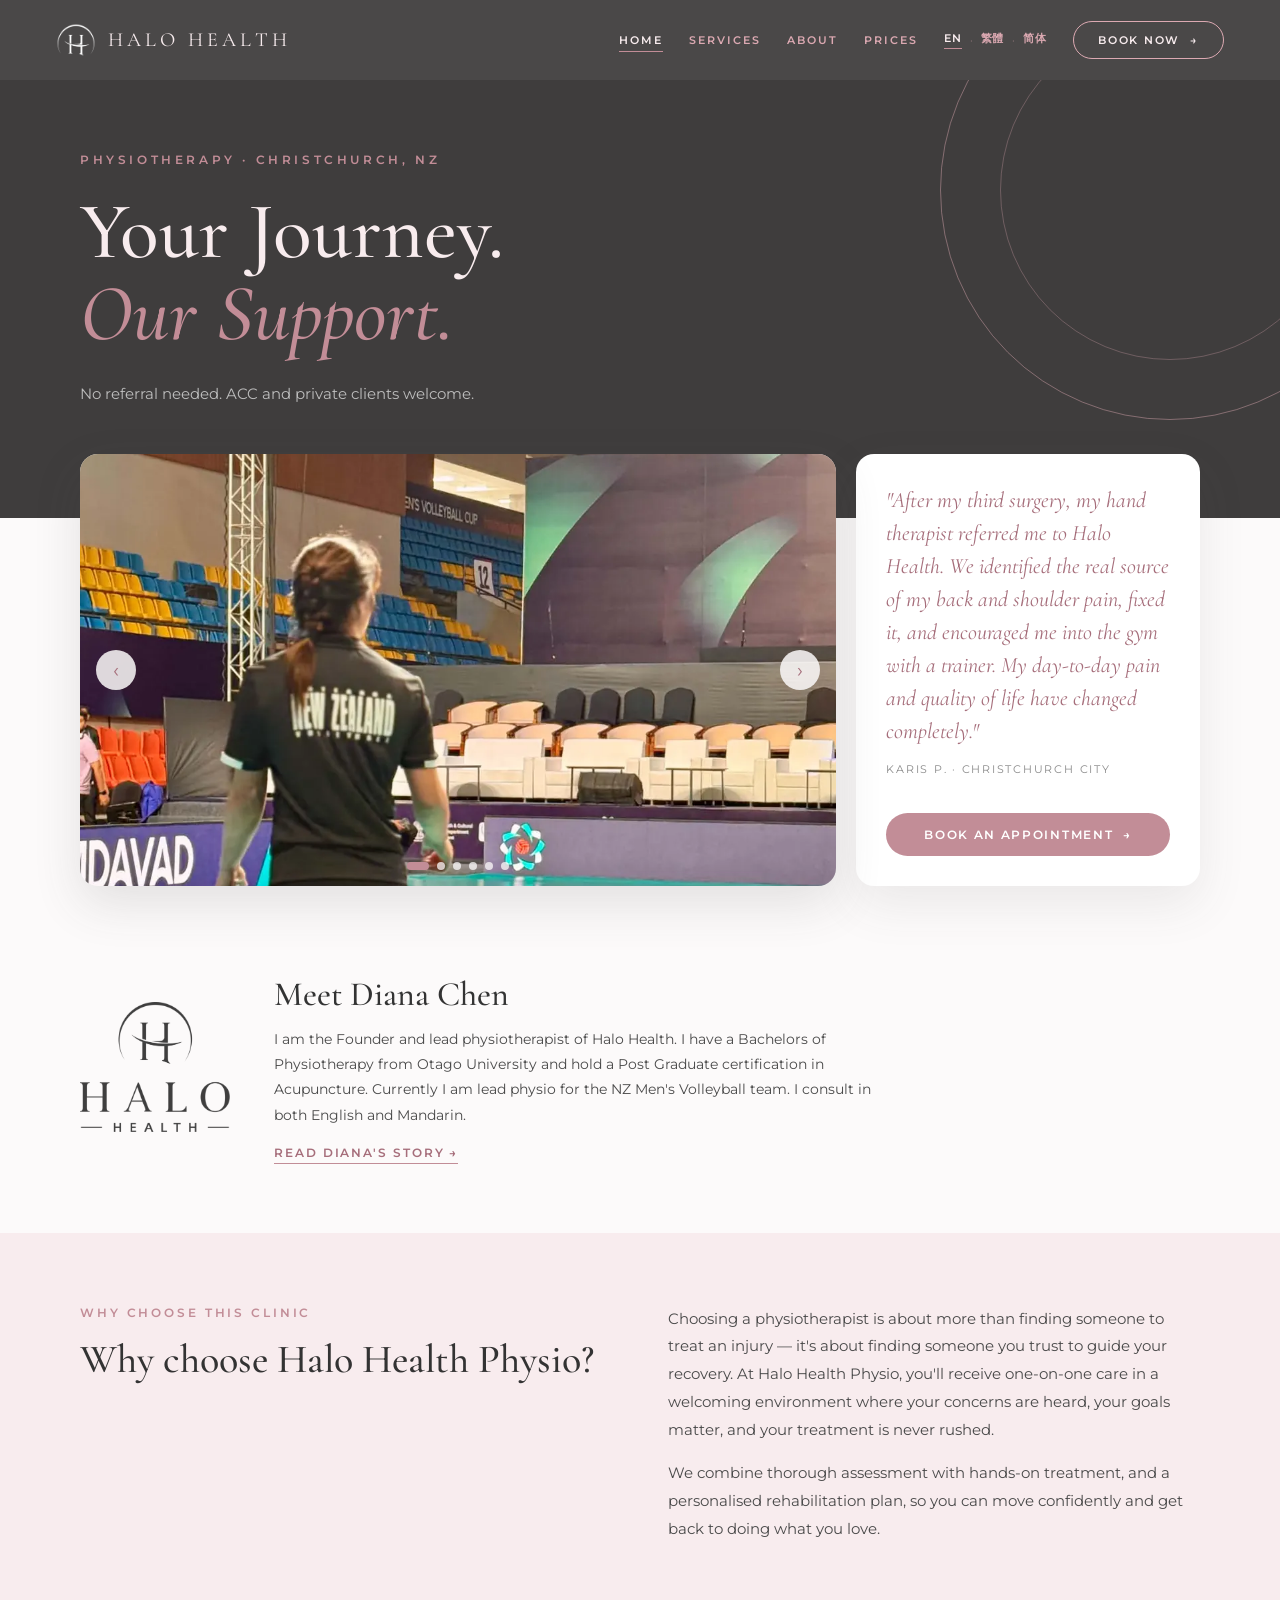
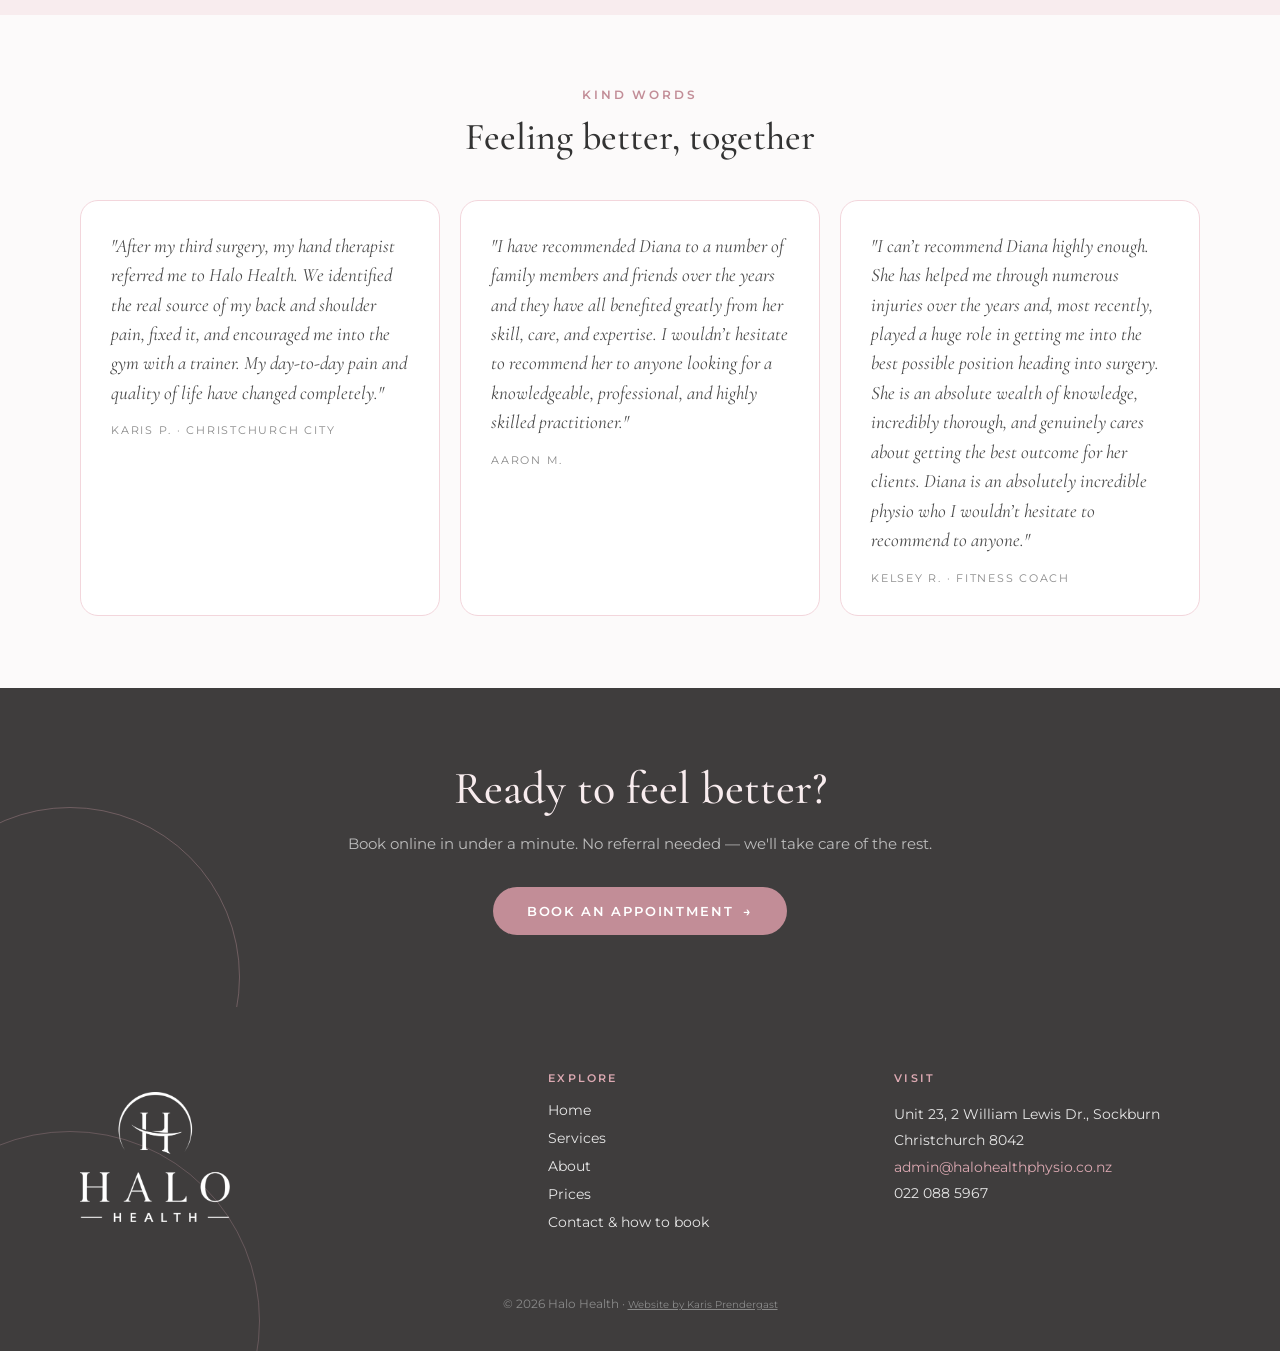
<file: index.html>
<!DOCTYPE html>
<!-- Halo Health Physio - SEO build 2026-09-01 - page / -->
<html lang="en">
<head>
<meta charset="utf-8">
<meta name="viewport" content="width=device-width, initial-scale=1">
<title>Physiotherapy in Christchurch | Halo Health Physio</title>
<meta name="description" content="One-on-one physiotherapy in Christchurch. ACC and private clients, no referral needed. Consultations in English and Mandarin. Book online in under a minute.">
<link rel="canonical" href="https://halohealthphysio.co.nz/">
<meta name="robots" content="index, follow, max-image-preview:large">

<meta property="og:type" content="website">
<meta property="og:site_name" content="Halo Health Physio">
<meta property="og:title" content="Physiotherapy in Christchurch | Halo Health Physio">
<meta property="og:description" content="One-on-one physiotherapy in Christchurch. ACC and private clients, no referral needed. Consultations in English and Mandarin. Book online in under a minute.">
<meta property="og:url" content="https://halohealthphysio.co.nz/">
<meta property="og:image" content="https://halohealthphysio.co.nz/icon-512.png">
<meta property="og:image:width" content="512">
<meta property="og:image:height" content="512">
<meta property="og:locale" content="en_NZ">
<meta name="twitter:card" content="summary_large_image">
<meta name="twitter:title" content="Physiotherapy in Christchurch | Halo Health Physio">
<meta name="twitter:description" content="One-on-one physiotherapy in Christchurch. ACC and private clients, no referral needed. Consultations in English and Mandarin. Book online in under a minute.">
<meta name="twitter:image" content="https://halohealthphysio.co.nz/icon-512.png">

<link rel="icon" type="image/svg+xml" href="favicon.svg">
<link rel="icon" href="favicon.ico" sizes="32x32">
<link rel="icon" href="icon-512.png" type="image/png" sizes="512x512">
<link rel="apple-touch-icon" href="apple-touch-icon.png">
<meta name="theme-color" content="#3F3D3D">

<link rel="preconnect" href="https://fonts.googleapis.com">
<link rel="preconnect" href="https://fonts.gstatic.com" crossorigin>
<link href="https://fonts.googleapis.com/css2?family=Cormorant+Garamond:ital,wght@0,400;0,500;0,600;0,700;1,400&family=Montserrat:wght@300;400;500;600;700&display=swap" rel="stylesheet">
<link rel="preload" as="image" href="assets/hero-volleyball-v2.jpg" imagesrcset="assets/hero-volleyball-v2.webp" type="image/webp" fetchpriority="high">
<link rel="stylesheet" href="styles.css">

<script type="application/ld+json">{
  "@context": "https://schema.org",
  "@type": "Physiotherapy",
  "@id": "https://halohealthphysio.co.nz/#clinic",
  "name": "Halo Health Physio",
  "url": "https://halohealthphysio.co.nz/",
  "logo": "https://halohealthphysio.co.nz/assets/logo-full-v2.png",
  "image": "https://halohealthphysio.co.nz/assets/hero-volleyball-v2.jpg",
  "telephone": "+64220885967",
  "email": "admin@halohealthphysio.co.nz",
  "priceRange": "$40-$150",
  "currenciesAccepted": "NZD",
  "address": {
    "@type": "PostalAddress",
    "streetAddress": "Unit 23, 2 William Lewis Drive, Sockburn",
    "addressLocality": "Christchurch",
    "addressRegion": "Canterbury",
    "addressCountry": "NZ",
    "postalCode": "8042"
  },
  "availableLanguage": [
    "en",
    "zh"
  ],
  "areaServed": {
    "@type": "City",
    "name": "Christchurch"
  },
  "hasMap": "https://www.google.com/maps/search/?api=1&query=Unit%2023%2C%202%20William%20Lewis%20Drive%2C%20Sockburn%2C%20Christchurch%208042%2C%20New%20Zealand",
  "potentialAction": {
    "@type": "ReserveAction",
    "target": {
      "@type": "EntryPoint",
      "urlTemplate": "https://booking.mananotes.co.nz/halo/v2",
      "actionPlatform": [
        "http://schema.org/DesktopWebPlatform",
        "http://schema.org/MobileWebPlatform"
      ]
    },
    "result": {
      "@type": "Reservation",
      "name": "Physiotherapy appointment"
    }
  },
  "founder": {
    "@type": "Person",
    "name": "Diana Chen",
    "jobTitle": "Registered Physiotherapist",
    "alumniOf": {
      "@type": "CollegeOrUniversity",
      "name": "University of Otago"
    },
    "knowsLanguage": [
      "English",
      "Mandarin"
    ]
  },
  "makesOffer": [
    {
      "@type": "Offer",
      "itemOffered": {
        "@type": "Service",
        "name": "Physiotherapy",
        "description": "Thorough one-on-one assessment and hands-on treatment for injury, pain and recovery — with a clear plan to get you back to what you love."
      }
    },
    {
      "@type": "Offer",
      "itemOffered": {
        "@type": "Service",
        "name": "Soft Tissue Release",
        "description": "Focused soft tissue and massage techniques to release tight, overloaded muscles, calm pain and restore healthy movement."
      }
    },
    {
      "@type": "Offer",
      "itemOffered": {
        "@type": "Service",
        "name": "Dry Needling",
        "description": "Evidence-based dry needling to release trigger points, reduce muscle tension and support faster recovery alongside your treatment plan."
      }
    },
    {
      "@type": "Offer",
      "itemOffered": {
        "@type": "Service",
        "name": "Pelvic Health",
        "description": "Discreet, one-on-one pelvic health physiotherapy for pregnancy, post-natal recovery, and bladder or pelvic-floor concerns."
      }
    },
    {
      "@type": "Offer",
      "itemOffered": {
        "@type": "Service",
        "name": "Rehab & Wellness",
        "description": "Progressive rehabilitation and strength & conditioning programming so you stay strong, resilient and moving well well beyond recovery."
      }
    }
  ],
  "geo": {
    "@type": "GeoCoordinates",
    "latitude": "-43.5381401",
    "longitude": "172.5469374"
  },
  "sameAs": [
    "https://maps.google.com/?cid=10272555303448063162"
  ]
}</script>
</head>
<body data-page-key="home" data-base="./">
<div style="min-height: 100vh; display: flex; flex-direction: column; background: #FCFAFA; font-family: var(--fb); color: #4A4A4A;">
  <header class="site-header" style="position: sticky; top: 0; z-index: 50; display: flex; align-items: center; justify-content: space-between; padding: 20px 56px; background: rgba(63,61,61,0.94); backdrop-filter: blur(12px); -webkit-backdrop-filter: blur(12px);">
    <a class="brand" href="./" aria-label="Halo Health Physio home" style="cursor: pointer; display: flex; align-items: center; gap: 12px; flex-shrink: 0;">
      <img src="assets/logo-icon-v2.png" alt="" style="width: 40px; height: 40px; object-fit: contain; filter: brightness(1.5);">
      <span class="wordmark" style="font-family: var(--fd); font-size: 20px; letter-spacing: 0.2em; color: #F8ECEE; white-space: nowrap;">HALO HEALTH</span>
    </a>
    <nav class="site-nav" style="display: flex; align-items: center; gap: 26px;">
      <a class="nav-link" data-nav="home" data-active="true" href="./" data-i18n="navHome">Home</a>
      <a class="nav-link" data-nav="services" href="services/" data-i18n="navServices">Services</a>
      <a class="nav-link" data-nav="about" href="about/" data-i18n="navAbout">About</a>
      <a class="nav-link" data-nav="prices" href="prices/" data-i18n="navPrices">Prices</a>
      <div style="display: flex; align-items: center; gap: 8px;" aria-label="Language">
        <button class="lang-btn" data-lang="en" data-action="set-lang">EN</button>
        <span style="color: rgba(220,169,178,0.5); font-size: 11px;">·</span>
        <button class="lang-btn" data-lang="zh-Hant" data-action="set-lang">繁體</button>
        <span style="color: rgba(220,169,178,0.5); font-size: 11px;">·</span>
        <button class="lang-btn" data-lang="zh-Hans" data-action="set-lang">简体</button>
      </div>
      <a class="book-btn book-outline-dark nav-cta" href="https://booking.mananotes.co.nz/halo/v2" target="_blank" rel="noopener" style="border-radius: 999px; padding: 11px 24px; font-size: 11px; font-weight: 600; letter-spacing: 0.16em; text-transform: uppercase;"><span data-i18n="navBook">Book now</span><span class="bb-arrow">→</span></a>
      <button class="nav-toggle" id="menu-toggle" aria-label="Menu" aria-expanded="false" aria-controls="halo-menu" data-action="toggle-menu">
        <span id="burger-top"></span>
        <span id="burger-mid"></span>
        <span id="burger-bot"></span>
      </button>
    </nav>
    <div id="halo-menu" class="mobile-menu">
      <a class="m-link" data-nav="home" href="./" data-i18n="navHome">Home</a>
      <a class="m-link" data-nav="services" href="services/" data-i18n="navServices">Services</a>
      <a class="m-link" data-nav="about" href="about/" data-i18n="navAbout">About</a>
      <a class="m-link" data-nav="prices" href="prices/" data-i18n="navPrices">Prices</a>
      <a class="book-btn book-fill m-cta" href="https://booking.mananotes.co.nz/halo/v2" target="_blank" rel="noopener"><span data-i18n="navBook">Book now</span><span class="bb-arrow">→</span></a>
    </div>
  </header><div style="flex: 1;">
    <div data-page="home" data-screen-label="home">
      <section class="hero-section" style="background: #3F3D3D; padding: 0 56px 110px; position: relative; overflow: hidden;">
        <div style="position: absolute; right: -120px; top: -120px; width: 460px; height: 460px; border-radius: 50%; border: 1px solid rgba(220,169,178,0.45);"></div>
        <div style="position: absolute; right: -60px; top: -60px; width: 340px; height: 340px; border-radius: 50%; border: 1px solid rgba(220,169,178,0.3);"></div>
        <div style="position: relative; max-width: 1120px; margin: 0 auto; padding-top: 72px;">
          <div class="eyebrow" style="font-size: 12px; font-weight: 600; letter-spacing: 0.3em; text-transform: uppercase; color: #C28D97; margin-bottom: 24px;" data-i18n="heroEyebrow">Physiotherapy · Christchurch, NZ</div>
          <h1 class="hero-title" style="font-family: var(--fd); font-weight: 500; font-size: 80px; line-height: 1.02; color: #F8ECEE; margin: 0;"><span data-i18n="heroTitle1">Your Journey</span><span style="color: #F8ECEE;">.</span><br><span style="font-style: italic; color: #C28D97;" data-i18n="heroTitle2">Our Support.</span></h1>
          <p style="font-size: 15px; line-height: 1.85; color: #BDBDBD; max-width: 460px; margin: 26px 0 0;" id="hero-lines"><span style="display: block;">No referral needed — ACC and private clients welcome.</span></p>
        </div>
      </section>

      <section class="cards-section" style="padding: 0 56px 64px; margin-top: -64px; position: relative;">
        <div class="cards-row" style="max-width: 1120px; margin: 0 auto; display: grid; grid-template-columns: 2.2fr 1fr; gap: 20px; align-items: stretch;">
          <div class="slideshow" style="position: relative; border-radius: 18px; overflow: hidden; box-shadow: 0 18px 48px rgba(74,74,74,0.14); min-height: 432px; background: #E6E6E6;">
            <picture><source srcset="assets/hero-volleyball-v2.webp" type="image/webp"><img class="slide" id="slide-0" src="assets/hero-volleyball-v2.jpg" alt="Diana Chen with the New Zealand Men's Volleyball team" fetchpriority="high" decoding="async" style="position: absolute; inset: 0; width: 100%; height: 100%; object-fit: cover; opacity: 1; z-index: 2; transition: opacity 1.1s ease, transform 5.2s ease-out;"></picture>
            <picture><source srcset="assets/about-stretch-v2.webp" type="image/webp"><img class="slide" id="slide-1" src="assets/about-stretch-v2.jpg" alt="Diana Chen leading a stretching session with the New Zealand Men's Volleyball team" loading="lazy" decoding="async" fetchpriority="low" style="position: absolute; inset: 0; width: 100%; height: 100%; object-fit: cover; opacity: 0; z-index: 1; transition: opacity 1.1s ease, transform 5.2s ease-out;"></picture>
            <picture><source srcset="assets/diana_treatment02.webp" type="image/webp"><img class="slide" id="slide-2" src="assets/diana_treatment02.jpg" alt="Diana Chen guiding a client through a hip and knee stretch" loading="lazy" decoding="async" fetchpriority="low" style="position: absolute; inset: 0; width: 100%; height: 100%; object-fit: cover; opacity: 0; z-index: 1; transition: opacity 1.1s ease, transform 5.2s ease-out;"></picture>
            <picture><source srcset="assets/diana_dumbbell.webp" type="image/webp"><img class="slide" id="slide-3" src="assets/diana_dumbbell.jpg" alt="Diana Chen celebrating a strength milestone with a client" loading="lazy" decoding="async" fetchpriority="low" style="position: absolute; inset: 0; width: 100%; height: 100%; object-fit: cover; opacity: 0; z-index: 1; transition: opacity 1.1s ease, transform 5.2s ease-out;"></picture>
            <picture><source srcset="assets/diana_client.webp" type="image/webp"><img class="slide" id="slide-4" src="assets/diana_client.jpg" alt="Diana Chen reviewing a client's assessment at the clinic desk" loading="lazy" decoding="async" fetchpriority="low" style="position: absolute; inset: 0; width: 100%; height: 100%; object-fit: cover; opacity: 0; z-index: 1; transition: opacity 1.1s ease, transform 5.2s ease-out;"></picture>
            <picture><source srcset="assets/diana_needle.webp" type="image/webp"><img class="slide" id="slide-5" src="assets/diana_needle.jpg" alt="Diana Chen performing dry needling treatment" loading="lazy" decoding="async" fetchpriority="low" style="position: absolute; inset: 0; width: 100%; height: 100%; object-fit: cover; opacity: 0; z-index: 1; transition: opacity 1.1s ease, transform 5.2s ease-out;"></picture>
            <button class="slide-arrow" aria-label="Previous photo" data-action="prev-slide" style="left: 16px;">‹</button>
            <button class="slide-arrow" aria-label="Next photo" data-action="next-slide" style="right: 16px;">›</button>
            <div id="slide-dots" style="position: absolute; bottom: 16px; left: 0; right: 0; display: flex; justify-content: center; gap: 8px; z-index: 3;"></div>
          </div>
          <div style="background: #fff; border-radius: 18px; padding: 30px; display: flex; flex-direction: column; justify-content: space-between; gap: 20px; box-shadow: 0 18px 48px rgba(74,74,74,0.10);">
            <div class="review-stack" style="position: relative; flex: 1; min-height: 234px;">
              <div id="review-0" style="position: absolute; inset: 0; transition: opacity 1.1s ease;">
                <div class="review-quote" style="font-family: var(--fd); font-style: italic; font-size: 22px; color: #A66E7B; line-height: 1.5;">"<span data-i18n="tQuote1">After my third surgery, my hand therapist referred me to Halo Health. We identified the real source of my back and shoulder pain, fixed it, and encouraged me into the gym with a trainer. My day-to-day pain and quality of life have changed completely.</span>"</div>
                <div style="font-size: 11px; letter-spacing: 0.16em; text-transform: uppercase; color: #8A8A8A; margin-top: 14px;">Karis P. · <span data-i18n="tDetail1">Christchurch City</span></div>
              </div>
              <div id="review-1" style="position: absolute; inset: 0; transition: opacity 1.1s ease;">
                <div class="review-quote" style="font-family: var(--fd); font-style: italic; font-size: 22px; color: #A66E7B; line-height: 1.5;">"<span data-i18n="tQuote4">I have recommended Diana to a number of family members and friends over the years and they have all benefited greatly from her skill, care, and expertise. I wouldn’t hesitate to recommend her to anyone looking for a knowledgeable, professional, and highly skilled practitioner.</span>"</div>
                <div style="font-size: 11px; letter-spacing: 0.16em; text-transform: uppercase; color: #8A8A8A; margin-top: 14px;">Aaron M.</div>
              </div>
            </div>
            <a class="book-btn book-fill" style="border-radius: 999px; padding: 14px 24px; font-size: 12px; font-weight: 600; letter-spacing: 0.14em; text-transform: uppercase; justify-content: center;" href="https://booking.mananotes.co.nz/halo/v2" target="_blank" rel="noopener"><span data-i18n="bookAppointment">Book an appointment</span><span class="bb-arrow">→</span></a>
          </div>
        </div>
      </section>

      <section style="padding: 24px 56px 72px;">
        <div class="diana-strip" style="max-width: 1120px; margin: 0 auto; display: grid; grid-template-columns: auto 1fr; gap: 44px; align-items: center;">
          <img class="brand-block" src="assets/logo-full-v2.png" alt="Halo Health" style="width: 150px; height: 173px; object-fit: contain;">
          <div>
            <h2 style="font-family: var(--fd); font-weight: 500; font-size: 34px; color: #333; margin: 0 0 12px;" data-i18n="aboutEyebrow">Meet Diana Chen</h2>
            <p style="font-size: 14px; line-height: 1.8; color: #4A4A4A; max-width: 620px; margin: 0 0 14px;" data-i18n="aboutSummary">Founder and lead physiotherapist — Otago-trained, acupuncture-certified, lead physio for the NZ Men's Volleyball team. Consultations in English and Mandarin.</p>
            <a style="cursor: pointer; font-size: 12px; font-weight: 600; letter-spacing: 0.16em; text-transform: uppercase; color: #A66E7B; border-bottom: 1.5px solid #C28D97; padding-bottom: 3px;" data-i18n="readStory" href="about/">Read Diana's story →</a>
          </div>
        </div>
      </section>

      <section style="background: #F8ECEE; padding: 72px 56px;">
        <div class="why-grid" style="max-width: 1120px; margin: 0 auto; display: grid; grid-template-columns: 1fr 1fr; gap: 56px; align-items: start;">
          <div>
            <div class="eyebrow" style="font-size: 12px; font-weight: 600; letter-spacing: 0.24em; text-transform: uppercase; color: #C28D97; margin-bottom: 16px;" data-i18n="whyEyebrow">Why choose this clinic</div>
            <h2 style="font-family: var(--fd); font-weight: 500; font-size: 40px; line-height: 1.15; color: #333; margin: 0;" data-i18n="whyTitle">Why choose Halo Health Physio?</h2>
          </div>
          <div>
            <p style="font-size: 15px; line-height: 1.85; margin: 0 0 16px;" data-i18n="whyP1">Choosing a physiotherapist is about more than finding someone to treat an injury — it's about finding someone you trust to guide your recovery. At Halo Health Physio, you'll receive one-on-one care in a welcoming environment where your concerns are heard, your goals matter, and your treatment is never rushed.</p>
            <p style="font-size: 15px; line-height: 1.85; margin: 0;" data-i18n="whyP2">We combine thorough assessment with hands-on treatment, and a personalised rehabilitation plan, so you can move confidently and get back to doing what you love.</p>
          </div>
        </div>
      </section>

      <section style="padding: 72px 56px;">
        <div style="max-width: 1120px; margin: 0 auto;">
          <div style="text-align: center; margin-bottom: 40px;">
            <div class="eyebrow" style="font-size: 12px; font-weight: 600; letter-spacing: 0.24em; text-transform: uppercase; color: #C28D97; margin-bottom: 12px;" data-i18n="kindWordsEyebrow">Kind words</div>
            <h2 style="font-family: var(--fd); font-weight: 500; font-size: 38px; color: #333; margin: 0;" data-i18n="kindWordsTitle">Feeling better, together</h2>
          </div>
          <div class="quotes-grid" style="display: grid; grid-template-columns: repeat(auto-fit, minmax(230px, 1fr)); gap: 20px;">
            <div style="background: #fff; border: 1px solid #F3D6DC; border-radius: 18px; padding: 30px;"><div style="font-family: var(--fd); font-style: italic; font-size: 19px; line-height: 1.55; color: #4A4A4A;">"<span data-i18n="tQuote1">After my third surgery, my hand therapist referred me to Halo Health. We identified the real source of my back and shoulder pain, fixed it, and encouraged me into the gym with a trainer. My day-to-day pain and quality of life have changed completely.</span>"</div><div style="font-size: 11px; letter-spacing: 0.16em; text-transform: uppercase; color: #8A8A8A; margin-top: 16px;">Karis P. · <span data-i18n="tDetail1">Christchurch City</span></div></div>
            <div style="background: #fff; border: 1px solid #F3D6DC; border-radius: 18px; padding: 30px;"><div style="font-family: var(--fd); font-style: italic; font-size: 19px; line-height: 1.55; color: #4A4A4A;">"<span data-i18n="tQuote4">I have recommended Diana to a number of family members and friends over the years and they have all benefited greatly from her skill, care, and expertise. I wouldn’t hesitate to recommend her to anyone looking for a knowledgeable, professional, and highly skilled practitioner.</span>"</div><div style="font-size: 11px; letter-spacing: 0.16em; text-transform: uppercase; color: #8A8A8A; margin-top: 16px;">Aaron M.</div></div>
            <div style="background: #fff; border: 1px solid #F3D6DC; border-radius: 18px; padding: 30px;"><div style="font-family: var(--fd); font-style: italic; font-size: 19px; line-height: 1.55; color: #4A4A4A;">"<span data-i18n="tQuote5">I can’t recommend Diana highly enough. She has helped me through numerous injuries over the years and, most recently, played a huge role in getting me into the best possible position heading into surgery. She is an absolute wealth of knowledge, incredibly thorough, and genuinely cares about getting the best outcome for her clients. Diana is an absolutely incredible physio who I wouldn’t hesitate to recommend to anyone.</span>"</div><div style="font-size: 11px; letter-spacing: 0.16em; text-transform: uppercase; color: #8A8A8A; margin-top: 16px;">Kelsey R. · Fitness Coach</div></div>
          </div>
        </div>
      </section>

      <section style="background: #3F3D3D; padding: 72px 56px; text-align: center; position: relative; overflow: hidden;">
        <div style="position: absolute; left: -100px; bottom: -140px; width: 340px; height: 340px; border-radius: 50%; border: 1px solid rgba(220,169,178,0.3);"></div>
        <div style="max-width: 680px; margin: 0 auto; position: relative;">
          <h2 style="font-family: var(--fd); font-weight: 500; font-size: 46px; color: #F8ECEE; margin: 0 0 14px;" data-i18n="ctaTitle">Ready to feel better?</h2>
          <p style="color: #BDBDBD; font-size: 15px; line-height: 1.8; margin: 0 0 30px;" data-i18n="ctaBody">Book online in under a minute. No referral needed — we'll take care of the rest.</p>
          <a class="book-btn book-fill" style="border-radius: 999px; padding: 16px 34px; font-size: 13px; font-weight: 600; letter-spacing: 0.14em; text-transform: uppercase;" href="https://booking.mananotes.co.nz/halo/v2" target="_blank" rel="noopener"><span data-i18n="bookAppointment">Book an appointment</span><span class="bb-arrow">→</span></a>
        </div>
      </section>
    </div>
  </div>

  <footer style="background: #3F3D3D; color: #E6E6E6; padding: 64px 56px 40px; position: relative; overflow: hidden;">
    <div style="position: absolute; left: -120px; bottom: -160px; width: 380px; height: 380px; border-radius: 50%; border: 1px solid rgba(220,169,178,0.25);"></div>
    <div style="max-width: 1120px; margin: 0 auto; position: relative;">
      <div class="footer-grid" style="display: grid; grid-template-columns: 1.4fr 1fr 1fr; gap: 40px; align-items: start;">
        <div>
          <img src="assets/logo-full-v2.png" alt="Halo Health" style="width: 150px; height: 173px; object-fit: contain; filter: brightness(1.6);">
        </div>
        <div>
          <div style="font-size: 11px; font-weight: 600; letter-spacing: 0.2em; text-transform: uppercase; color: #DCA9B2; margin-bottom: 16px;" data-i18n="footExplore">Explore</div>
          <a class="foot-link" href="./" data-i18n="navHome" style="display: block;">Home</a>
          <a class="foot-link" href="services/" data-i18n="navServices" style="display: block;">Services</a>
          <a class="foot-link" href="about/" data-i18n="navAbout" style="display: block;">About</a>
          <a class="foot-link" href="prices/" data-i18n="navPrices" style="display: block;">Prices</a>
          <a class="foot-link" href="book/" data-i18n="footContact" style="display: block;">Contact &amp; how to book</a>
        </div>
        <div>
          <div style="font-size: 11px; font-weight: 600; letter-spacing: 0.2em; text-transform: uppercase; color: #DCA9B2; margin-bottom: 16px;" data-i18n="footVisit">Visit</div>
          <div style="font-size: 14px; line-height: 1.9;">Unit 23, 2 William Lewis Dr., Sockburn<br>Christchurch 8042<br><a href="mailto:admin@halohealthphysio.co.nz" style="color: #DCA9B2;">admin@halohealthphysio.co.nz</a><br>022 088 5967</div>
        </div>
      </div>
      <div style="margin-top: 48px; font-size: 12px; color: #8A8A8A; text-align: center;"><span data-i18n="footCopyright">© 2026 Halo Health</span> &middot; <a href="https://www.linkedin.com/in/karis-prendergast-208a36129/" target="_blank" rel="noopener" style="color: #8A8A8A; font-size: 10px; text-decoration: underline;">Website by Karis Prendergast</a></div>
    </div>
  </footer>
</div>

<script src="script.js"></script>
</body>
</html>
</file>
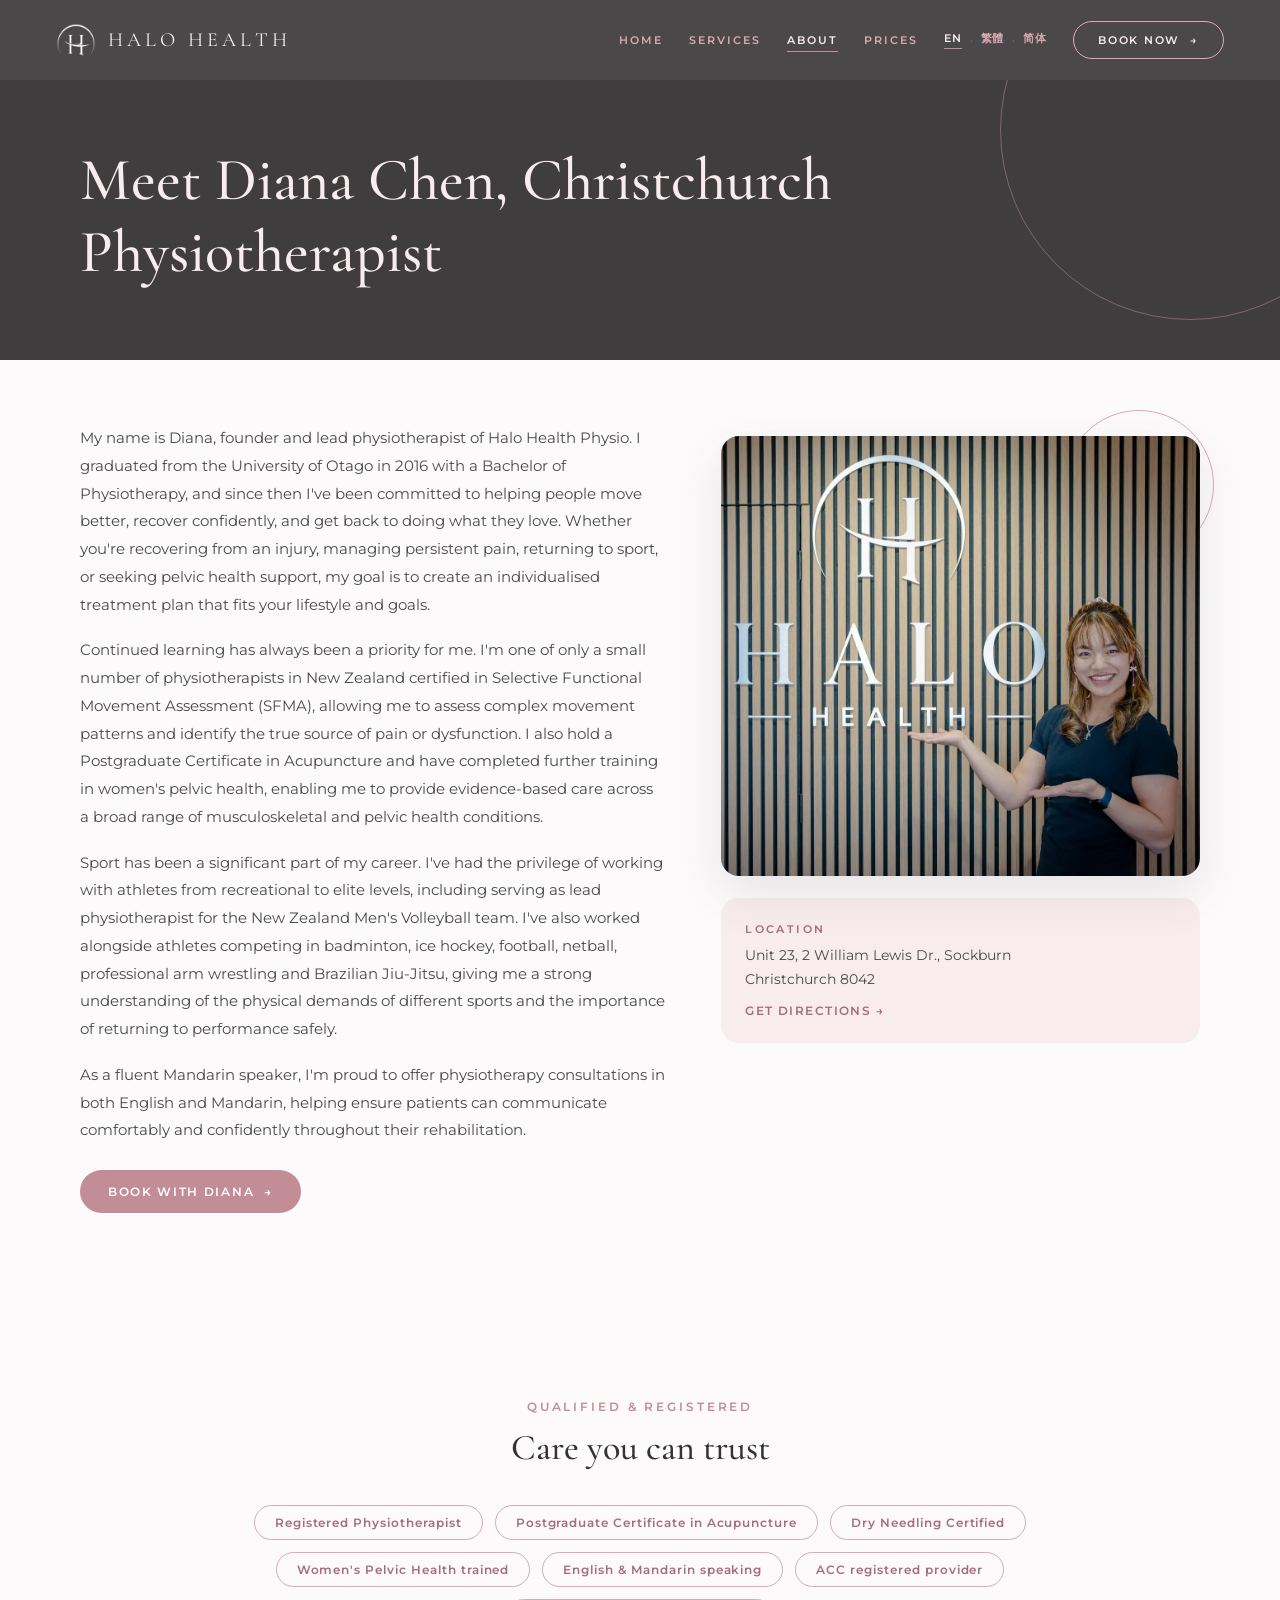
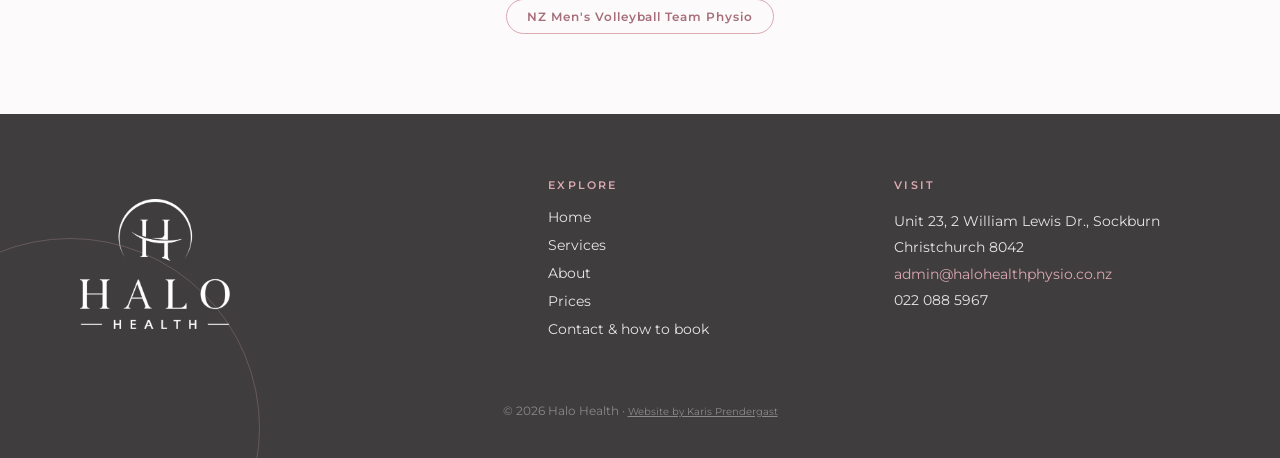
<file: about/index.html>
<!DOCTYPE html>
<!-- Halo Health Physio - SEO build 2026-09-01 - page /about/ -->
<html lang="en">
<head>
<meta charset="utf-8">
<meta name="viewport" content="width=device-width, initial-scale=1">
<title>Diana Chen, Christchurch Physiotherapist | Halo Health</title>
<meta name="description" content="Diana Chen is an Otago-trained, acupuncture-certified physiotherapist and lead physio for the NZ Men’s Volleyball team. Consultations in English and Mandarin.">
<link rel="canonical" href="https://halohealthphysio.co.nz/about/">
<meta name="robots" content="index, follow, max-image-preview:large">

<meta property="og:type" content="website">
<meta property="og:site_name" content="Halo Health Physio">
<meta property="og:title" content="Diana Chen, Christchurch Physiotherapist | Halo Health">
<meta property="og:description" content="Diana Chen is an Otago-trained, acupuncture-certified physiotherapist and lead physio for the NZ Men’s Volleyball team. Consultations in English and Mandarin.">
<meta property="og:url" content="https://halohealthphysio.co.nz/about/">
<meta property="og:image" content="https://halohealthphysio.co.nz/assets/og-cover.jpg">
<meta property="og:image:width" content="1200">
<meta property="og:image:height" content="630">
<meta property="og:locale" content="en_NZ">
<meta name="twitter:card" content="summary_large_image">
<meta name="twitter:title" content="Diana Chen, Christchurch Physiotherapist | Halo Health">
<meta name="twitter:description" content="Diana Chen is an Otago-trained, acupuncture-certified physiotherapist and lead physio for the NZ Men’s Volleyball team. Consultations in English and Mandarin.">
<meta name="twitter:image" content="https://halohealthphysio.co.nz/assets/og-cover.jpg">

<link rel="icon" href="../favicon.ico" sizes="32x32">
<link rel="icon" href="../icon-512.png" type="image/png" sizes="512x512">
<link rel="apple-touch-icon" href="../apple-touch-icon.png">
<meta name="theme-color" content="#3F3D3D">

<link rel="preconnect" href="https://fonts.googleapis.com">
<link rel="preconnect" href="https://fonts.gstatic.com" crossorigin>
<link href="https://fonts.googleapis.com/css2?family=Cormorant+Garamond:ital,wght@0,400;0,500;0,600;0,700;1,400&family=Montserrat:wght@300;400;500;600;700&display=swap" rel="stylesheet">
<link rel="preload" as="image" href="../assets/hero-volleyball-v2.jpg" imagesrcset="../assets/hero-volleyball-v2.webp" type="image/webp" fetchpriority="high">
<link rel="stylesheet" href="../styles.css">

<script type="application/ld+json">{
  "@context": "https://schema.org",
  "@type": "Physiotherapy",
  "@id": "https://halohealthphysio.co.nz/#clinic",
  "name": "Halo Health Physio",
  "url": "https://halohealthphysio.co.nz/",
  "logo": "https://halohealthphysio.co.nz/assets/logo-full-v2.png",
  "image": "https://halohealthphysio.co.nz/assets/hero-volleyball-v2.jpg",
  "telephone": "+64220885967",
  "email": "admin@halohealthphysio.co.nz",
  "priceRange": "$40-$150",
  "currenciesAccepted": "NZD",
  "address": {
    "@type": "PostalAddress",
    "streetAddress": "Unit 23, 2 William Lewis Drive, Sockburn",
    "addressLocality": "Christchurch",
    "addressRegion": "Canterbury",
    "addressCountry": "NZ",
    "postalCode": "8042"
  },
  "availableLanguage": [
    "en",
    "zh"
  ],
  "areaServed": {
    "@type": "City",
    "name": "Christchurch"
  },
  "hasMap": "https://www.google.com/maps/search/?api=1&query=Unit%2023%2C%202%20William%20Lewis%20Drive%2C%20Sockburn%2C%20Christchurch%208042%2C%20New%20Zealand",
  "potentialAction": {
    "@type": "ReserveAction",
    "target": {
      "@type": "EntryPoint",
      "urlTemplate": "https://booking.mananotes.co.nz/halo/v2",
      "actionPlatform": [
        "http://schema.org/DesktopWebPlatform",
        "http://schema.org/MobileWebPlatform"
      ]
    },
    "result": {
      "@type": "Reservation",
      "name": "Physiotherapy appointment"
    }
  },
  "founder": {
    "@type": "Person",
    "name": "Diana Chen",
    "jobTitle": "Registered Physiotherapist",
    "alumniOf": {
      "@type": "CollegeOrUniversity",
      "name": "University of Otago"
    },
    "knowsLanguage": [
      "English",
      "Mandarin"
    ]
  },
  "makesOffer": [
    {
      "@type": "Offer",
      "itemOffered": {
        "@type": "Service",
        "name": "Physiotherapy",
        "description": "Thorough one-on-one assessment and hands-on treatment for injury, pain and recovery — with a clear plan to get you back to what you love."
      }
    },
    {
      "@type": "Offer",
      "itemOffered": {
        "@type": "Service",
        "name": "Soft Tissue Release",
        "description": "Focused soft tissue and massage techniques to release tight, overloaded muscles, calm pain and restore healthy movement."
      }
    },
    {
      "@type": "Offer",
      "itemOffered": {
        "@type": "Service",
        "name": "Dry Needling",
        "description": "Evidence-based dry needling to release trigger points, reduce muscle tension and support faster recovery alongside your treatment plan."
      }
    },
    {
      "@type": "Offer",
      "itemOffered": {
        "@type": "Service",
        "name": "Pelvic Health",
        "description": "Discreet, one-on-one pelvic health physiotherapy for pregnancy, post-natal recovery, and bladder or pelvic-floor concerns."
      }
    },
    {
      "@type": "Offer",
      "itemOffered": {
        "@type": "Service",
        "name": "Rehab & Wellness",
        "description": "Progressive rehabilitation and strength & conditioning programming so you stay strong, resilient and moving well well beyond recovery."
      }
    }
  ],
  "geo": {
    "@type": "GeoCoordinates",
    "latitude": "-43.5381401",
    "longitude": "172.5469374"
  },
  "sameAs": [
    "https://maps.google.com/?cid=10272555303448063162"
  ]
}</script>
<script type="application/ld+json">{
  "@context": "https://schema.org",
  "@type": "BreadcrumbList",
  "itemListElement": [
    {
      "@type": "ListItem",
      "position": 1,
      "name": "Home",
      "item": "https://halohealthphysio.co.nz/"
    },
    {
      "@type": "ListItem",
      "position": 2,
      "name": "Diana Chen, Christchurch Physiotherapist",
      "item": "https://halohealthphysio.co.nz/about/"
    }
  ]
}</script>
</head>
<body data-page-key="about" data-base="../">
<div style="min-height: 100vh; display: flex; flex-direction: column; background: #FCFAFA; font-family: var(--fb); color: #4A4A4A;">
  <header class="site-header" style="position: sticky; top: 0; z-index: 50; display: flex; align-items: center; justify-content: space-between; padding: 20px 56px; background: rgba(63,61,61,0.94); backdrop-filter: blur(12px); -webkit-backdrop-filter: blur(12px);">
    <a class="brand" href="../" aria-label="Halo Health Physio home" style="cursor: pointer; display: flex; align-items: center; gap: 12px; flex-shrink: 0;">
      <img src="../assets/logo-icon-v2.png" alt="" style="width: 40px; height: 40px; object-fit: contain; filter: brightness(1.5);">
      <span class="wordmark" style="font-family: var(--fd); font-size: 20px; letter-spacing: 0.2em; color: #F8ECEE; white-space: nowrap;">HALO HEALTH</span>
    </a>
    <nav class="site-nav" style="display: flex; align-items: center; gap: 26px;">
      <a class="nav-link" data-nav="home" href="../" data-i18n="navHome">Home</a>
      <a class="nav-link" data-nav="services" href="../services/" data-i18n="navServices">Services</a>
      <a class="nav-link" data-nav="about" data-active="true" href="../about/" data-i18n="navAbout">About</a>
      <a class="nav-link" data-nav="prices" href="../prices/" data-i18n="navPrices">Prices</a>
      <div style="display: flex; align-items: center; gap: 8px;" aria-label="Language">
        <button class="lang-btn" data-lang="en" data-action="set-lang">EN</button>
        <span style="color: rgba(220,169,178,0.5); font-size: 11px;">·</span>
        <button class="lang-btn" data-lang="zh-Hant" data-action="set-lang">繁體</button>
        <span style="color: rgba(220,169,178,0.5); font-size: 11px;">·</span>
        <button class="lang-btn" data-lang="zh-Hans" data-action="set-lang">简体</button>
      </div>
      <a class="book-btn book-outline-dark nav-cta" href="https://booking.mananotes.co.nz/halo/v2" target="_blank" rel="noopener" style="border-radius: 999px; padding: 11px 24px; font-size: 11px; font-weight: 600; letter-spacing: 0.16em; text-transform: uppercase;"><span data-i18n="navBook">Book now</span><span class="bb-arrow">→</span></a>
      <button class="nav-toggle" id="menu-toggle" aria-label="Menu" aria-expanded="false" aria-controls="halo-menu" data-action="toggle-menu">
        <span id="burger-top"></span>
        <span id="burger-mid"></span>
        <span id="burger-bot"></span>
      </button>
    </nav>
    <div id="halo-menu" class="mobile-menu">
      <a class="m-link" data-nav="home" href="../" data-i18n="navHome">Home</a>
      <a class="m-link" data-nav="services" href="../services/" data-i18n="navServices">Services</a>
      <a class="m-link" data-nav="about" href="../about/" data-i18n="navAbout">About</a>
      <a class="m-link" data-nav="prices" href="../prices/" data-i18n="navPrices">Prices</a>
      <a class="book-btn book-fill m-cta" href="https://booking.mananotes.co.nz/halo/v2" target="_blank" rel="noopener"><span data-i18n="navBook">Book now</span><span class="bb-arrow">→</span></a>
    </div>
  </header><div style="flex: 1;">
    <div data-page="about" data-screen-label="about">
      <section style="background: #3F3D3D; padding: 64px 56px 72px; position: relative; overflow: hidden;">
        <div style="position: absolute; right: -100px; top: -140px; width: 380px; height: 380px; border-radius: 50%; border: 1px solid rgba(220,169,178,0.4);"></div>
        <div style="max-width: 1120px; margin: 0 auto; position: relative;">
          <h1 style="font-family: var(--fd); font-weight: 500; font-size: 60px; color: #F8ECEE; margin: 0;" data-seo-h1="1">Meet Diana Chen, Christchurch Physiotherapist</h1>
        </div>
      </section>
      <section style="padding: 64px 56px 24px;">
        <div class="about-grid" style="max-width: 1120px; margin: 0 auto; display: grid; grid-template-columns: 1.1fr 0.9fr; gap: 56px; align-items: start;">
          <div>
            <p style="font-size: 15px; line-height: 1.85; margin: 0 0 18px;" data-i18n="aboutP1">My name is Diana, founder and lead physiotherapist of Halo Health Physio. I graduated from the University of Otago in 2016 with a Bachelor of Physiotherapy, and since then I've been committed to helping people move better, recover confidently, and get back to doing what they love. Whether you're recovering from an injury, managing persistent pain, returning to sport, or seeking pelvic health support, my goal is to create an individualised treatment plan that fits your lifestyle and goals.</p>
            <p style="font-size: 15px; line-height: 1.85; margin: 0 0 18px;" data-i18n="aboutP2">Continued learning has always been a priority for me. I'm one of only a small number of physiotherapists in New Zealand certified in Selective Functional Movement Assessment (SFMA), allowing me to assess complex movement patterns and identify the true source of pain or dysfunction. I also hold a Postgraduate Certificate in Acupuncture and have completed further training in women's pelvic health, enabling me to provide evidence-based care across a broad range of musculoskeletal and pelvic health conditions.</p>
            <p style="font-size: 15px; line-height: 1.85; margin: 0 0 18px;" data-i18n="aboutP3">Sport has been a significant part of my career. I've had the privilege of working with athletes from recreational to elite levels, including serving as lead physiotherapist for the New Zealand Men's Volleyball team. I've also worked alongside athletes competing in badminton, ice hockey, football, netball, professional arm wrestling and Brazilian Jiu-Jitsu, giving me a strong understanding of the physical demands of different sports and the importance of returning to performance safely.</p>
            <p style="font-size: 15px; line-height: 1.85; margin: 0 0 26px;" data-i18n="aboutP4">As a fluent Mandarin speaker, I'm proud to offer physiotherapy consultations in both English and Mandarin, helping ensure patients can communicate comfortably and confidently throughout their rehabilitation.</p>
            <a class="book-btn book-fill" style="border-radius: 999px; padding: 14px 28px; font-size: 12px; font-weight: 600; letter-spacing: 0.14em; text-transform: uppercase;" href="https://booking.mananotes.co.nz/halo/v2" target="_blank" rel="noopener"><span data-i18n="bookWithDiana">Book with Diana</span><span class="bb-arrow">→</span></a>
          </div>
          <div style="position: relative; padding-top: 12px;">
            <div style="position: absolute; top: -14px; right: -14px; width: 150px; height: 150px; border-radius: 50%; border: 1.5px solid #DCA9B2;"></div>
              <picture><source srcset="../assets/diana_sign.webp" type="image/webp"><img src="../assets/diana_sign.jpg" alt="Diana Chen, physiotherapist" id="about-photo-alt" style="position: relative; width: 100%; height: 440px; object-fit: cover; object-position: 80% center; display: block; border-radius: 18px; box-shadow: 0 18px 48px rgba(74,74,74,0.12);" loading="lazy" decoding="async"></picture>            
              <div style="margin-top: 22px; background: #F8ECEE; border-radius: 18px; padding: 24px;">
              <div class="eyebrow" style="font-size: 11px; font-weight: 600; letter-spacing: 0.22em; text-transform: uppercase; color: #A66E7B; margin-bottom: 8px;" data-i18n="locationLabel">Location</div>
              <p style="font-size: 14px; line-height: 1.7; margin: 0 0 8px;">Unit 23, 2 William Lewis Dr., Sockburn<br>Christchurch 8042</p>
              <a href="https://www.google.com/maps/search/?api=1&query=Unit%2023%2C%202%20William%20Lewis%20Drive%2C%20Sockburn%2C%20Christchurch%208042%2C%20New%20Zealand" target="_blank" rel="noopener" style="font-size: 12px; font-weight: 600; letter-spacing: 0.12em; text-transform: uppercase;" data-i18n="getDirections">Get directions →</a>
            </div>
            <iframe src="https://www.google.com/maps/embed?pb=!1m18!1m12!1m3!1d932.1246377898851!2d172.546845337053!3d-43.53790311831977!2m3!1f0!2f0!3f0!3m2!1i1024!2i768!4f13.1!3m3!1m2!1s0x6d31f544b6104d27%3A0x392137e473a31a28!2s23%2F2%20William%20Lewis%20Drive!5e0!3m2!1sen!2snz!4v1787451301387!5m2!1sen!2snz" title="Halo Health Physio location map" style="width: 100%; height: 260px; border: 0; border-radius: 18px; margin-top: 16px; display: block;" loading="lazy" referrerpolicy="no-referrer-when-downgrade"></iframe>
          </div>
        </div>
      </section>
      <section style="padding: 56px 56px 80px;">
        <div style="max-width: 1000px; margin: 0 auto;">
          <div style="text-align: center; margin-bottom: 36px;">
            <div class="eyebrow" style="font-size: 12px; font-weight: 600; letter-spacing: 0.24em; text-transform: uppercase; color: #C28D97; margin-bottom: 12px;" data-i18n="credsEyebrow">Qualified &amp; registered</div>
            <h2 style="font-family: var(--fd); font-weight: 500; font-size: 36px; color: #333; margin: 0;" data-i18n="credsTitle">Care you can trust</h2>
          </div>
          <div id="credentials-list" style="display: flex; flex-wrap: wrap; gap: 12px; justify-content: center;"><span style="border: 1.5px solid #DCA9B2; color: #A66E7B; border-radius: 999px; padding: 9px 20px; font-size: 12px; font-weight: 600; letter-spacing: 0.08em;">Registered Physiotherapist</span><span style="border: 1.5px solid #DCA9B2; color: #A66E7B; border-radius: 999px; padding: 9px 20px; font-size: 12px; font-weight: 600; letter-spacing: 0.08em;">Postgraduate Certificate in Acupuncture</span><span style="border: 1.5px solid #DCA9B2; color: #A66E7B; border-radius: 999px; padding: 9px 20px; font-size: 12px; font-weight: 600; letter-spacing: 0.08em;">Dry Needling Certified</span><span style="border: 1.5px solid #DCA9B2; color: #A66E7B; border-radius: 999px; padding: 9px 20px; font-size: 12px; font-weight: 600; letter-spacing: 0.08em;">Women's Pelvic Health trained</span><span style="border: 1.5px solid #DCA9B2; color: #A66E7B; border-radius: 999px; padding: 9px 20px; font-size: 12px; font-weight: 600; letter-spacing: 0.08em;">English &amp; Mandarin speaking</span><span style="border: 1.5px solid #DCA9B2; color: #A66E7B; border-radius: 999px; padding: 9px 20px; font-size: 12px; font-weight: 600; letter-spacing: 0.08em;">ACC registered provider</span><span style="border: 1.5px solid #DCA9B2; color: #A66E7B; border-radius: 999px; padding: 9px 20px; font-size: 12px; font-weight: 600; letter-spacing: 0.08em;">NZ Men's Volleyball Team Physio</span></div>
        </div>
      </section>
    </div>
  </div>

  <footer style="background: #3F3D3D; color: #E6E6E6; padding: 64px 56px 40px; position: relative; overflow: hidden;">
    <div style="position: absolute; left: -120px; bottom: -160px; width: 380px; height: 380px; border-radius: 50%; border: 1px solid rgba(220,169,178,0.25);"></div>
    <div style="max-width: 1120px; margin: 0 auto; position: relative;">
      <div class="footer-grid" style="display: grid; grid-template-columns: 1.4fr 1fr 1fr; gap: 40px; align-items: start;">
        <div>
          <img src="../assets/logo-full-v2.png" alt="Halo Health" style="width: 150px; height: 173px; object-fit: contain; filter: brightness(1.6);">
        </div>
        <div>
          <div style="font-size: 11px; font-weight: 600; letter-spacing: 0.2em; text-transform: uppercase; color: #DCA9B2; margin-bottom: 16px;" data-i18n="footExplore">Explore</div>
          <a class="foot-link" href="../" data-i18n="navHome" style="display: block;">Home</a>
          <a class="foot-link" href="../services/" data-i18n="navServices" style="display: block;">Services</a>
          <a class="foot-link" href="../about/" data-i18n="navAbout" style="display: block;">About</a>
          <a class="foot-link" href="../prices/" data-i18n="navPrices" style="display: block;">Prices</a>
          <a class="foot-link" href="../book/" data-i18n="footContact" style="display: block;">Contact &amp; how to book</a>
        </div>
        <div>
          <div style="font-size: 11px; font-weight: 600; letter-spacing: 0.2em; text-transform: uppercase; color: #DCA9B2; margin-bottom: 16px;" data-i18n="footVisit">Visit</div>
          <div style="font-size: 14px; line-height: 1.9;">Unit 23, 2 William Lewis Dr., Sockburn<br>Christchurch 8042<br><a href="mailto:admin@halohealthphysio.co.nz" style="color: #DCA9B2;">admin@halohealthphysio.co.nz</a><br>022 088 5967</div>
        </div>
      </div>
      <div style="margin-top: 48px; font-size: 12px; color: #8A8A8A; text-align: center;"><span data-i18n="footCopyright">© 2026 Halo Health</span> &middot; <a href="https://www.linkedin.com/in/karis-prendergast-208a36129/" target="_blank" rel="noopener" style="color: #8A8A8A; font-size: 10px; text-decoration: underline;">Website by Karis Prendergast</a></div>
    </div>
  </footer>
</div>

<script src="../script.js"></script>
</body>
</html>
</file>
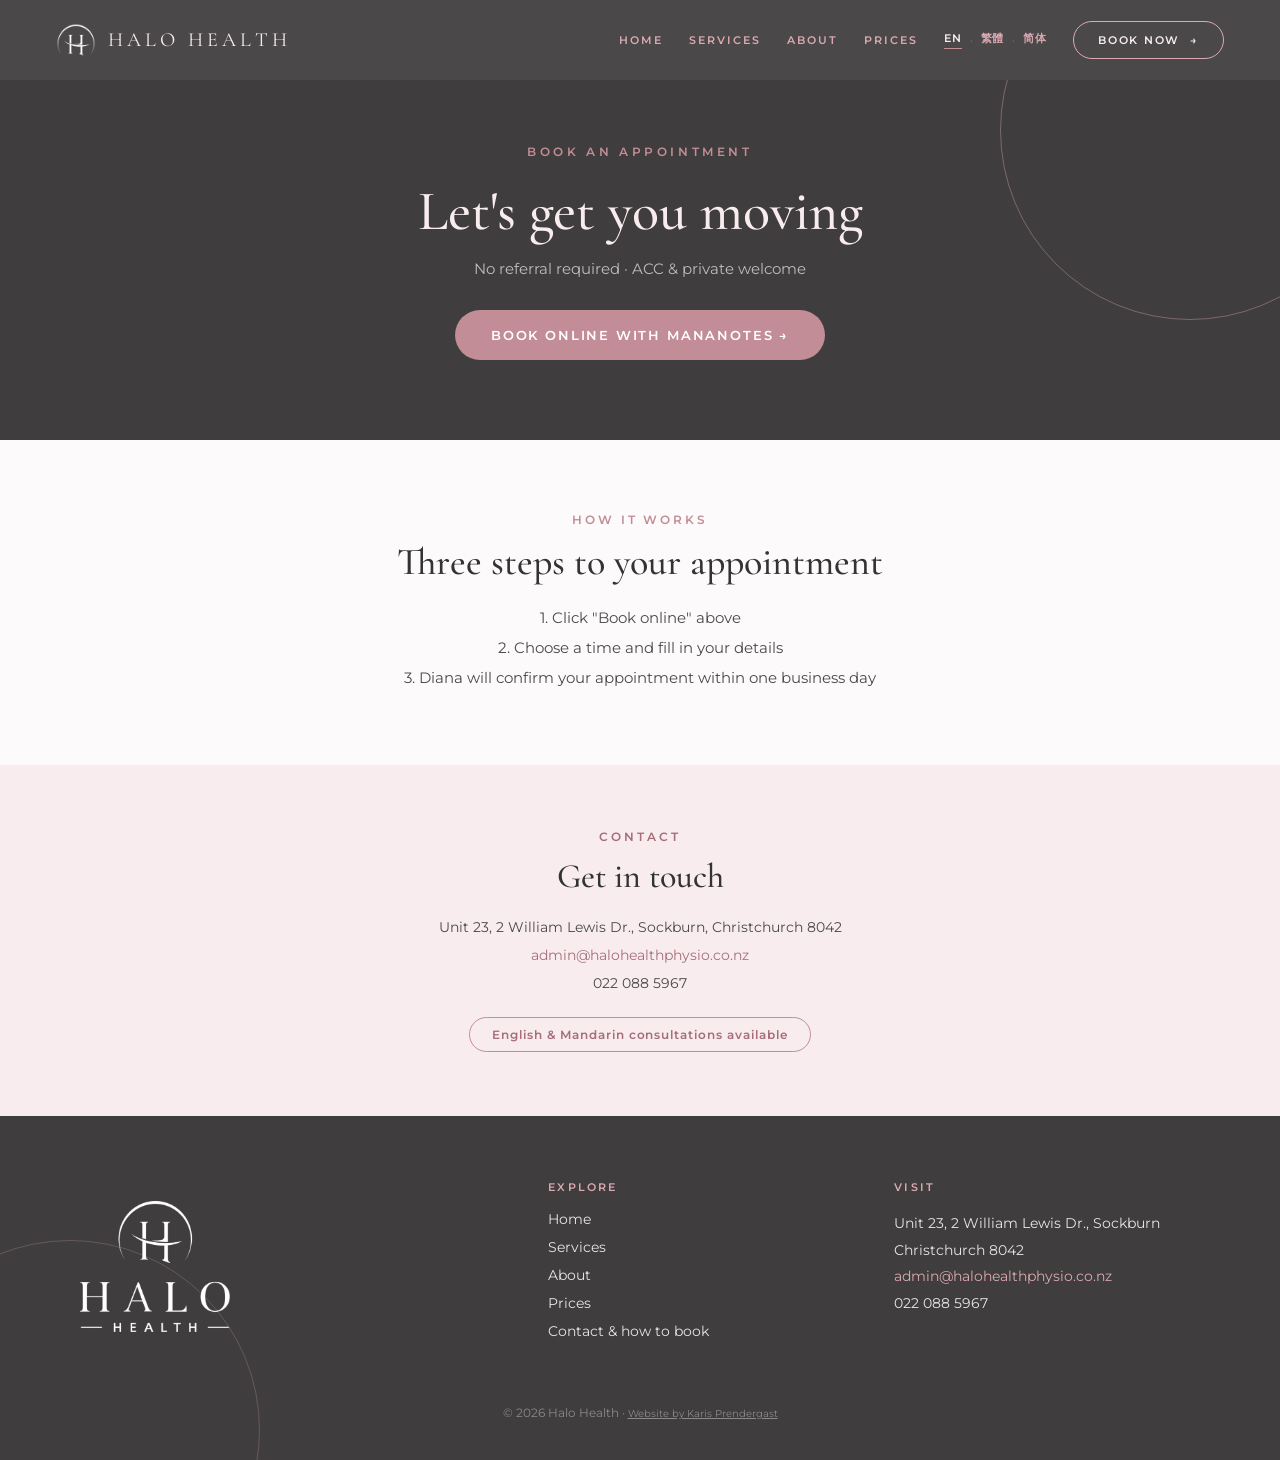
<file: book/index.html>
<!DOCTYPE html>
<!-- Halo Health Physio - SEO build 2026-09-01 - page /book/ -->
<html lang="en">
<head>
<meta charset="utf-8">
<meta name="viewport" content="width=device-width, initial-scale=1">
<title>Book a Physio Appointment, Christchurch | Halo Health</title>
<meta name="description" content="Book physiotherapy in Christchurch online in under a minute. No referral required, ACC and private clients welcome. English and Mandarin consultations.">
<link rel="canonical" href="https://halohealthphysio.co.nz/book/">
<meta name="robots" content="index, follow, max-image-preview:large">

<meta property="og:type" content="website">
<meta property="og:site_name" content="Halo Health Physio">
<meta property="og:title" content="Book a Physio Appointment, Christchurch | Halo Health">
<meta property="og:description" content="Book physiotherapy in Christchurch online in under a minute. No referral required, ACC and private clients welcome. English and Mandarin consultations.">
<meta property="og:url" content="https://halohealthphysio.co.nz/book/">
<meta property="og:image" content="https://halohealthphysio.co.nz/assets/og-cover.jpg">
<meta property="og:image:width" content="1200">
<meta property="og:image:height" content="630">
<meta property="og:locale" content="en_NZ">
<meta name="twitter:card" content="summary_large_image">
<meta name="twitter:title" content="Book a Physio Appointment, Christchurch | Halo Health">
<meta name="twitter:description" content="Book physiotherapy in Christchurch online in under a minute. No referral required, ACC and private clients welcome. English and Mandarin consultations.">
<meta name="twitter:image" content="https://halohealthphysio.co.nz/assets/og-cover.jpg">

<link rel="icon" href="../favicon.ico" sizes="32x32">
<link rel="icon" href="../icon-512.png" type="image/png" sizes="512x512">
<link rel="apple-touch-icon" href="../apple-touch-icon.png">
<meta name="theme-color" content="#3F3D3D">

<link rel="preconnect" href="https://fonts.googleapis.com">
<link rel="preconnect" href="https://fonts.gstatic.com" crossorigin>
<link href="https://fonts.googleapis.com/css2?family=Cormorant+Garamond:ital,wght@0,400;0,500;0,600;0,700;1,400&family=Montserrat:wght@300;400;500;600;700&display=swap" rel="stylesheet">
<link rel="preload" as="image" href="../assets/hero-volleyball-v2.jpg" imagesrcset="../assets/hero-volleyball-v2.webp" type="image/webp" fetchpriority="high">
<link rel="stylesheet" href="../styles.css">

<script type="application/ld+json">{
  "@context": "https://schema.org",
  "@type": "Physiotherapy",
  "@id": "https://halohealthphysio.co.nz/#clinic",
  "name": "Halo Health Physio",
  "url": "https://halohealthphysio.co.nz/",
  "logo": "https://halohealthphysio.co.nz/assets/logo-full-v2.png",
  "image": "https://halohealthphysio.co.nz/assets/hero-volleyball-v2.jpg",
  "telephone": "+64220885967",
  "email": "admin@halohealthphysio.co.nz",
  "priceRange": "$40-$150",
  "currenciesAccepted": "NZD",
  "address": {
    "@type": "PostalAddress",
    "streetAddress": "Unit 23, 2 William Lewis Drive, Sockburn",
    "addressLocality": "Christchurch",
    "addressRegion": "Canterbury",
    "addressCountry": "NZ",
    "postalCode": "8042"
  },
  "availableLanguage": [
    "en",
    "zh"
  ],
  "areaServed": {
    "@type": "City",
    "name": "Christchurch"
  },
  "hasMap": "https://www.google.com/maps/search/?api=1&query=Unit%2023%2C%202%20William%20Lewis%20Drive%2C%20Sockburn%2C%20Christchurch%208042%2C%20New%20Zealand",
  "potentialAction": {
    "@type": "ReserveAction",
    "target": {
      "@type": "EntryPoint",
      "urlTemplate": "https://booking.mananotes.co.nz/halo/v2",
      "actionPlatform": [
        "http://schema.org/DesktopWebPlatform",
        "http://schema.org/MobileWebPlatform"
      ]
    },
    "result": {
      "@type": "Reservation",
      "name": "Physiotherapy appointment"
    }
  },
  "founder": {
    "@type": "Person",
    "name": "Diana Chen",
    "jobTitle": "Registered Physiotherapist",
    "alumniOf": {
      "@type": "CollegeOrUniversity",
      "name": "University of Otago"
    },
    "knowsLanguage": [
      "English",
      "Mandarin"
    ]
  },
  "makesOffer": [
    {
      "@type": "Offer",
      "itemOffered": {
        "@type": "Service",
        "name": "Physiotherapy",
        "description": "Thorough one-on-one assessment and hands-on treatment for injury, pain and recovery — with a clear plan to get you back to what you love."
      }
    },
    {
      "@type": "Offer",
      "itemOffered": {
        "@type": "Service",
        "name": "Soft Tissue Release",
        "description": "Focused soft tissue and massage techniques to release tight, overloaded muscles, calm pain and restore healthy movement."
      }
    },
    {
      "@type": "Offer",
      "itemOffered": {
        "@type": "Service",
        "name": "Dry Needling",
        "description": "Evidence-based dry needling to release trigger points, reduce muscle tension and support faster recovery alongside your treatment plan."
      }
    },
    {
      "@type": "Offer",
      "itemOffered": {
        "@type": "Service",
        "name": "Pelvic Health",
        "description": "Discreet, one-on-one pelvic health physiotherapy for pregnancy, post-natal recovery, and bladder or pelvic-floor concerns."
      }
    },
    {
      "@type": "Offer",
      "itemOffered": {
        "@type": "Service",
        "name": "Rehab & Wellness",
        "description": "Progressive rehabilitation and strength & conditioning programming so you stay strong, resilient and moving well well beyond recovery."
      }
    }
  ],
  "geo": {
    "@type": "GeoCoordinates",
    "latitude": "-43.5381401",
    "longitude": "172.5469374"
  },
  "sameAs": [
    "https://maps.google.com/?cid=10272555303448063162"
  ]
}</script>
<script type="application/ld+json">{
  "@context": "https://schema.org",
  "@type": "BreadcrumbList",
  "itemListElement": [
    {
      "@type": "ListItem",
      "position": 1,
      "name": "Home",
      "item": "https://halohealthphysio.co.nz/"
    },
    {
      "@type": "ListItem",
      "position": 2,
      "name": "Book a Physio Appointment, Christchurch",
      "item": "https://halohealthphysio.co.nz/book/"
    }
  ]
}</script>
</head>
<body data-page-key="booking" data-base="../">
<div style="min-height: 100vh; display: flex; flex-direction: column; background: #FCFAFA; font-family: var(--fb); color: #4A4A4A;">
  <header class="site-header" style="position: sticky; top: 0; z-index: 50; display: flex; align-items: center; justify-content: space-between; padding: 20px 56px; background: rgba(63,61,61,0.94); backdrop-filter: blur(12px); -webkit-backdrop-filter: blur(12px);">
    <a class="brand" href="../" aria-label="Halo Health Physio home" style="cursor: pointer; display: flex; align-items: center; gap: 12px; flex-shrink: 0;">
      <img src="../assets/logo-icon-v2.png" alt="" style="width: 40px; height: 40px; object-fit: contain; filter: brightness(1.5);">
      <span class="wordmark" style="font-family: var(--fd); font-size: 20px; letter-spacing: 0.2em; color: #F8ECEE; white-space: nowrap;">HALO HEALTH</span>
    </a>
    <nav class="site-nav" style="display: flex; align-items: center; gap: 26px;">
      <a class="nav-link" data-nav="home" href="../" data-i18n="navHome">Home</a>
      <a class="nav-link" data-nav="services" href="../services/" data-i18n="navServices">Services</a>
      <a class="nav-link" data-nav="about" href="../about/" data-i18n="navAbout">About</a>
      <a class="nav-link" data-nav="prices" href="../prices/" data-i18n="navPrices">Prices</a>
      <div style="display: flex; align-items: center; gap: 8px;" aria-label="Language">
        <button class="lang-btn" data-lang="en" data-action="set-lang">EN</button>
        <span style="color: rgba(220,169,178,0.5); font-size: 11px;">·</span>
        <button class="lang-btn" data-lang="zh-Hant" data-action="set-lang">繁體</button>
        <span style="color: rgba(220,169,178,0.5); font-size: 11px;">·</span>
        <button class="lang-btn" data-lang="zh-Hans" data-action="set-lang">简体</button>
      </div>
      <a class="book-btn book-outline-dark nav-cta" href="https://booking.mananotes.co.nz/halo/v2" target="_blank" rel="noopener" style="border-radius: 999px; padding: 11px 24px; font-size: 11px; font-weight: 600; letter-spacing: 0.16em; text-transform: uppercase;"><span data-i18n="navBook">Book now</span><span class="bb-arrow">→</span></a>
      <button class="nav-toggle" id="menu-toggle" aria-label="Menu" aria-expanded="false" aria-controls="halo-menu" data-action="toggle-menu">
        <span id="burger-top"></span>
        <span id="burger-mid"></span>
        <span id="burger-bot"></span>
      </button>
    </nav>
    <div id="halo-menu" class="mobile-menu">
      <a class="m-link" data-nav="home" href="../" data-i18n="navHome">Home</a>
      <a class="m-link" data-nav="services" href="../services/" data-i18n="navServices">Services</a>
      <a class="m-link" data-nav="about" href="../about/" data-i18n="navAbout">About</a>
      <a class="m-link" data-nav="prices" href="../prices/" data-i18n="navPrices">Prices</a>
      <a class="book-btn book-fill m-cta" href="https://booking.mananotes.co.nz/halo/v2" target="_blank" rel="noopener"><span data-i18n="navBook">Book now</span><span class="bb-arrow">→</span></a>
    </div>
  </header><div style="flex: 1;">
    <div data-page="booking" data-screen-label="booking">
      <section style="background: #3F3D3D; padding: 64px 56px 80px; text-align: center; position: relative; overflow: hidden;">
        <div style="position: absolute; right: -100px; top: -140px; width: 380px; height: 380px; border-radius: 50%; border: 1px solid rgba(220,169,178,0.4);"></div>
        <div style="max-width: 720px; margin: 0 auto; position: relative;">
          <div class="eyebrow" style="font-size: 12px; font-weight: 600; letter-spacing: 0.3em; text-transform: uppercase; color: #C28D97; margin-bottom: 18px;" data-i18n="bookingEyebrow">Book an appointment</div>
          <h1 style="font-family: var(--fd); font-weight: 500; font-size: 56px; color: #F8ECEE; margin: 0 0 14px;" data-i18n="bookingTitle">Let's get you moving</h1>
          <p style="font-size: 15px; color: #BDBDBD; margin: 0 0 32px;" data-i18n="bookingSub">No referral required · ACC &amp; private welcome</p>
          <a class="book-btn book-fill" href="https://booking.mananotes.co.nz/halo/v2" target="_blank" rel="noopener" style="border-radius: 999px; padding: 17px 36px; font-size: 13px; font-weight: 600; letter-spacing: 0.14em; text-transform: uppercase; color: #fff;" data-i18n="bookOnline">Book online with ManaNotes →</a>
        </div>
      </section>
      <section style="padding: 72px 56px; text-align: center;">
        <div style="max-width: 640px; margin: 0 auto;">
          <div class="eyebrow" style="font-size: 12px; font-weight: 600; letter-spacing: 0.24em; text-transform: uppercase; color: #C28D97; margin-bottom: 12px;" data-i18n="stepsEyebrow">How it works</div>
          <h2 style="font-family: var(--fd); font-weight: 500; font-size: 38px; color: #333; margin: 0 0 18px;" data-i18n="stepsTitle">Three steps to your appointment</h2>
          <p style="font-size: 15px; line-height: 2; color: #4A4A4A; margin: 0;"><span data-i18n="step1">1. Click "Book online" above</span><br><span data-i18n="step2">2. Choose a time and fill in your details</span><br><span data-i18n="step3">3. Diana will confirm your appointment within one business day</span></p>
        </div>
      </section>
      <section style="background: #F8ECEE; padding: 64px 56px; text-align: center;">
        <div style="max-width: 560px; margin: 0 auto;">
          <div class="eyebrow" style="font-size: 12px; font-weight: 600; letter-spacing: 0.24em; text-transform: uppercase; color: #A66E7B; margin-bottom: 12px;" data-i18n="contactEyebrow">Contact</div>
          <h2 style="font-family: var(--fd); font-weight: 500; font-size: 34px; color: #333; margin: 0 0 16px;" data-i18n="contactTitle">Get in touch</h2>
          <p style="font-size: 14px; line-height: 2; margin: 0 0 20px;">Unit 23, 2 William Lewis Dr., Sockburn, Christchurch 8042<br><a href="mailto:admin@halohealthphysio.co.nz">admin@halohealthphysio.co.nz</a><br>022 088 5967</p>
          <span style="display: inline-block; border: 1.5px solid #C28D97; color: #A66E7B; border-radius: 999px; padding: 9px 22px; font-size: 12px; font-weight: 600; letter-spacing: 0.08em;" data-i18n="contactBadge">English &amp; Mandarin consultations available</span>
        </div>
      </section>
    </div>
  </div>

  <footer style="background: #3F3D3D; color: #E6E6E6; padding: 64px 56px 40px; position: relative; overflow: hidden;">
    <div style="position: absolute; left: -120px; bottom: -160px; width: 380px; height: 380px; border-radius: 50%; border: 1px solid rgba(220,169,178,0.25);"></div>
    <div style="max-width: 1120px; margin: 0 auto; position: relative;">
      <div class="footer-grid" style="display: grid; grid-template-columns: 1.4fr 1fr 1fr; gap: 40px; align-items: start;">
        <div>
          <img src="../assets/logo-full-v2.png" alt="Halo Health" style="width: 150px; height: 173px; object-fit: contain; filter: brightness(1.6);">
        </div>
        <div>
          <div style="font-size: 11px; font-weight: 600; letter-spacing: 0.2em; text-transform: uppercase; color: #DCA9B2; margin-bottom: 16px;" data-i18n="footExplore">Explore</div>
          <a class="foot-link" href="../" data-i18n="navHome" style="display: block;">Home</a>
          <a class="foot-link" href="../services/" data-i18n="navServices" style="display: block;">Services</a>
          <a class="foot-link" href="../about/" data-i18n="navAbout" style="display: block;">About</a>
          <a class="foot-link" href="../prices/" data-i18n="navPrices" style="display: block;">Prices</a>
          <a class="foot-link" href="../book/" data-i18n="footContact" style="display: block;">Contact &amp; how to book</a>
        </div>
        <div>
          <div style="font-size: 11px; font-weight: 600; letter-spacing: 0.2em; text-transform: uppercase; color: #DCA9B2; margin-bottom: 16px;" data-i18n="footVisit">Visit</div>
          <div style="font-size: 14px; line-height: 1.9;">Unit 23, 2 William Lewis Dr., Sockburn<br>Christchurch 8042<br><a href="mailto:admin@halohealthphysio.co.nz" style="color: #DCA9B2;">admin@halohealthphysio.co.nz</a><br>022 088 5967</div>
        </div>
      </div>
      <div style="margin-top: 48px; font-size: 12px; color: #8A8A8A; text-align: center;"><span data-i18n="footCopyright">© 2026 Halo Health</span> &middot; <a href="https://www.linkedin.com/in/karis-prendergast-208a36129/" target="_blank" rel="noopener" style="color: #8A8A8A; font-size: 10px; text-decoration: underline;">Website by Karis Prendergast</a></div>
    </div>
  </footer>
</div>

<script src="../script.js"></script>
</body>
</html>
</file>
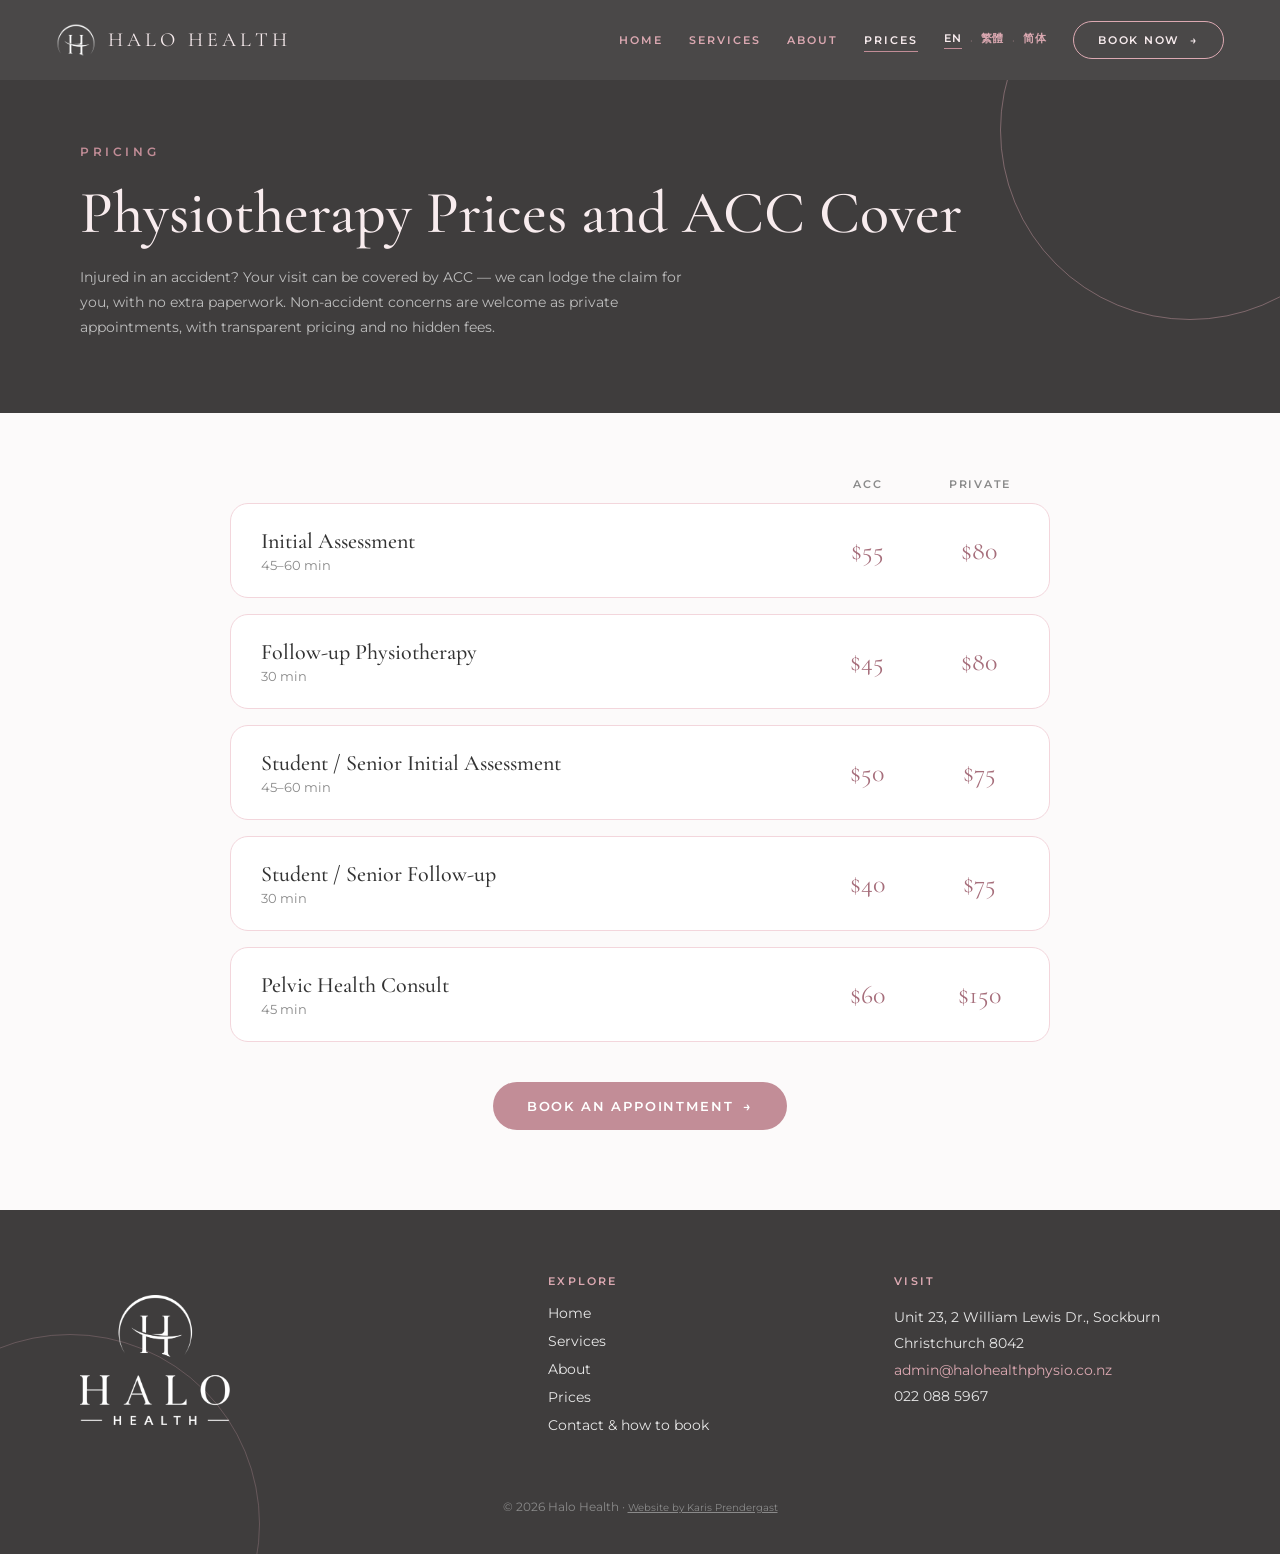
<file: prices/index.html>
<!DOCTYPE html>
<!-- Halo Health Physio - SEO build 2026-09-01 - page /prices/ -->
<html lang="en">
<head>
<meta charset="utf-8">
<meta name="viewport" content="width=device-width, initial-scale=1">
<title>Physio Prices &amp; ACC Cover, Christchurch | Halo Health</title>
<meta name="description" content="Physiotherapy prices in Christchurch, from $40 with ACC. We lodge your ACC claim for you, with no extra paperwork. Private appointments welcome, no hidden fees.">
<link rel="canonical" href="https://halohealthphysio.co.nz/prices/">
<meta name="robots" content="index, follow, max-image-preview:large">

<meta property="og:type" content="website">
<meta property="og:site_name" content="Halo Health Physio">
<meta property="og:title" content="Physio Prices &amp; ACC Cover, Christchurch | Halo Health">
<meta property="og:description" content="Physiotherapy prices in Christchurch, from $40 with ACC. We lodge your ACC claim for you, with no extra paperwork. Private appointments welcome, no hidden fees.">
<meta property="og:url" content="https://halohealthphysio.co.nz/prices/">
<meta property="og:image" content="https://halohealthphysio.co.nz/assets/og-cover.jpg">
<meta property="og:image:width" content="1200">
<meta property="og:image:height" content="630">
<meta property="og:locale" content="en_NZ">
<meta name="twitter:card" content="summary_large_image">
<meta name="twitter:title" content="Physio Prices &amp; ACC Cover, Christchurch | Halo Health">
<meta name="twitter:description" content="Physiotherapy prices in Christchurch, from $40 with ACC. We lodge your ACC claim for you, with no extra paperwork. Private appointments welcome, no hidden fees.">
<meta name="twitter:image" content="https://halohealthphysio.co.nz/assets/og-cover.jpg">

<link rel="icon" href="../favicon.ico" sizes="32x32">
<link rel="icon" href="../icon-512.png" type="image/png" sizes="512x512">
<link rel="apple-touch-icon" href="../apple-touch-icon.png">
<meta name="theme-color" content="#3F3D3D">

<link rel="preconnect" href="https://fonts.googleapis.com">
<link rel="preconnect" href="https://fonts.gstatic.com" crossorigin>
<link href="https://fonts.googleapis.com/css2?family=Cormorant+Garamond:ital,wght@0,400;0,500;0,600;0,700;1,400&family=Montserrat:wght@300;400;500;600;700&display=swap" rel="stylesheet">
<link rel="preload" as="image" href="../assets/hero-volleyball-v2.jpg" imagesrcset="../assets/hero-volleyball-v2.webp" type="image/webp" fetchpriority="high">
<link rel="stylesheet" href="../styles.css">

<script type="application/ld+json">{
  "@context": "https://schema.org",
  "@type": "Physiotherapy",
  "@id": "https://halohealthphysio.co.nz/#clinic",
  "name": "Halo Health Physio",
  "url": "https://halohealthphysio.co.nz/",
  "logo": "https://halohealthphysio.co.nz/assets/logo-full-v2.png",
  "image": "https://halohealthphysio.co.nz/assets/hero-volleyball-v2.jpg",
  "telephone": "+64220885967",
  "email": "admin@halohealthphysio.co.nz",
  "priceRange": "$40-$150",
  "currenciesAccepted": "NZD",
  "address": {
    "@type": "PostalAddress",
    "streetAddress": "Unit 23, 2 William Lewis Drive, Sockburn",
    "addressLocality": "Christchurch",
    "addressRegion": "Canterbury",
    "addressCountry": "NZ",
    "postalCode": "8042"
  },
  "availableLanguage": [
    "en",
    "zh"
  ],
  "areaServed": {
    "@type": "City",
    "name": "Christchurch"
  },
  "hasMap": "https://www.google.com/maps/search/?api=1&query=Unit%2023%2C%202%20William%20Lewis%20Drive%2C%20Sockburn%2C%20Christchurch%208042%2C%20New%20Zealand",
  "potentialAction": {
    "@type": "ReserveAction",
    "target": {
      "@type": "EntryPoint",
      "urlTemplate": "https://booking.mananotes.co.nz/halo/v2",
      "actionPlatform": [
        "http://schema.org/DesktopWebPlatform",
        "http://schema.org/MobileWebPlatform"
      ]
    },
    "result": {
      "@type": "Reservation",
      "name": "Physiotherapy appointment"
    }
  },
  "founder": {
    "@type": "Person",
    "name": "Diana Chen",
    "jobTitle": "Registered Physiotherapist",
    "alumniOf": {
      "@type": "CollegeOrUniversity",
      "name": "University of Otago"
    },
    "knowsLanguage": [
      "English",
      "Mandarin"
    ]
  },
  "makesOffer": [
    {
      "@type": "Offer",
      "itemOffered": {
        "@type": "Service",
        "name": "Physiotherapy",
        "description": "Thorough one-on-one assessment and hands-on treatment for injury, pain and recovery — with a clear plan to get you back to what you love."
      }
    },
    {
      "@type": "Offer",
      "itemOffered": {
        "@type": "Service",
        "name": "Soft Tissue Release",
        "description": "Focused soft tissue and massage techniques to release tight, overloaded muscles, calm pain and restore healthy movement."
      }
    },
    {
      "@type": "Offer",
      "itemOffered": {
        "@type": "Service",
        "name": "Dry Needling",
        "description": "Evidence-based dry needling to release trigger points, reduce muscle tension and support faster recovery alongside your treatment plan."
      }
    },
    {
      "@type": "Offer",
      "itemOffered": {
        "@type": "Service",
        "name": "Pelvic Health",
        "description": "Discreet, one-on-one pelvic health physiotherapy for pregnancy, post-natal recovery, and bladder or pelvic-floor concerns."
      }
    },
    {
      "@type": "Offer",
      "itemOffered": {
        "@type": "Service",
        "name": "Rehab & Wellness",
        "description": "Progressive rehabilitation and strength & conditioning programming so you stay strong, resilient and moving well well beyond recovery."
      }
    }
  ],
  "geo": {
    "@type": "GeoCoordinates",
    "latitude": "-43.5381401",
    "longitude": "172.5469374"
  },
  "sameAs": [
    "https://maps.google.com/?cid=10272555303448063162"
  ]
}</script>
<script type="application/ld+json">{
  "@context": "https://schema.org",
  "@type": "BreadcrumbList",
  "itemListElement": [
    {
      "@type": "ListItem",
      "position": 1,
      "name": "Home",
      "item": "https://halohealthphysio.co.nz/"
    },
    {
      "@type": "ListItem",
      "position": 2,
      "name": "Physio Prices & ACC Cover, Christchurch",
      "item": "https://halohealthphysio.co.nz/prices/"
    }
  ]
}</script>
</head>
<body data-page-key="prices" data-base="../">
<div style="min-height: 100vh; display: flex; flex-direction: column; background: #FCFAFA; font-family: var(--fb); color: #4A4A4A;">
  <header class="site-header" style="position: sticky; top: 0; z-index: 50; display: flex; align-items: center; justify-content: space-between; padding: 20px 56px; background: rgba(63,61,61,0.94); backdrop-filter: blur(12px); -webkit-backdrop-filter: blur(12px);">
    <a class="brand" href="../" aria-label="Halo Health Physio home" style="cursor: pointer; display: flex; align-items: center; gap: 12px; flex-shrink: 0;">
      <img src="../assets/logo-icon-v2.png" alt="" style="width: 40px; height: 40px; object-fit: contain; filter: brightness(1.5);">
      <span class="wordmark" style="font-family: var(--fd); font-size: 20px; letter-spacing: 0.2em; color: #F8ECEE; white-space: nowrap;">HALO HEALTH</span>
    </a>
    <nav class="site-nav" style="display: flex; align-items: center; gap: 26px;">
      <a class="nav-link" data-nav="home" href="../" data-i18n="navHome">Home</a>
      <a class="nav-link" data-nav="services" href="../services/" data-i18n="navServices">Services</a>
      <a class="nav-link" data-nav="about" href="../about/" data-i18n="navAbout">About</a>
      <a class="nav-link" data-nav="prices" data-active="true" href="../prices/" data-i18n="navPrices">Prices</a>
      <div style="display: flex; align-items: center; gap: 8px;" aria-label="Language">
        <button class="lang-btn" data-lang="en" data-action="set-lang">EN</button>
        <span style="color: rgba(220,169,178,0.5); font-size: 11px;">·</span>
        <button class="lang-btn" data-lang="zh-Hant" data-action="set-lang">繁體</button>
        <span style="color: rgba(220,169,178,0.5); font-size: 11px;">·</span>
        <button class="lang-btn" data-lang="zh-Hans" data-action="set-lang">简体</button>
      </div>
      <a class="book-btn book-outline-dark nav-cta" href="https://booking.mananotes.co.nz/halo/v2" target="_blank" rel="noopener" style="border-radius: 999px; padding: 11px 24px; font-size: 11px; font-weight: 600; letter-spacing: 0.16em; text-transform: uppercase;"><span data-i18n="navBook">Book now</span><span class="bb-arrow">→</span></a>
      <button class="nav-toggle" id="menu-toggle" aria-label="Menu" aria-expanded="false" aria-controls="halo-menu" data-action="toggle-menu">
        <span id="burger-top"></span>
        <span id="burger-mid"></span>
        <span id="burger-bot"></span>
      </button>
    </nav>
    <div id="halo-menu" class="mobile-menu">
      <a class="m-link" data-nav="home" href="../" data-i18n="navHome">Home</a>
      <a class="m-link" data-nav="services" href="../services/" data-i18n="navServices">Services</a>
      <a class="m-link" data-nav="about" href="../about/" data-i18n="navAbout">About</a>
      <a class="m-link" data-nav="prices" href="../prices/" data-i18n="navPrices">Prices</a>
      <a class="book-btn book-fill m-cta" href="https://booking.mananotes.co.nz/halo/v2" target="_blank" rel="noopener"><span data-i18n="navBook">Book now</span><span class="bb-arrow">→</span></a>
    </div>
  </header><div style="flex: 1;">
    <div data-page="prices" data-screen-label="prices">
      <section style="background: #3F3D3D; padding: 64px 56px 72px; position: relative; overflow: hidden;">
        <div style="position: absolute; right: -100px; top: -140px; width: 380px; height: 380px; border-radius: 50%; border: 1px solid rgba(220,169,178,0.4);"></div>
        <div style="max-width: 1120px; margin: 0 auto; position: relative;">
          <div class="eyebrow" style="font-size: 12px; font-weight: 600; letter-spacing: 0.3em; text-transform: uppercase; color: #C28D97; margin-bottom: 18px;" data-i18n="pricesEyebrow">Pricing</div>
          <h1 style="font-family: var(--fd); font-weight: 500; font-size: 60px; color: #F8ECEE; margin: 0 0 16px;" data-seo-h1="1">Physiotherapy Prices and ACC Cover</h1>
          <p style="font-size: 14px; color: #BDBDBD; line-height: 1.8; max-width: 620px; margin: 0;" data-i18n="pricesNote">Injured in an accident? Your visit can be covered by ACC — we can lodge the claim for you, with no extra paperwork. Non-accident concerns are welcome as private appointments, with transparent pricing and no hidden fees.</p>
        </div>
      </section>
      <section style="padding: 64px 56px 80px;">
        <div style="max-width: 820px; margin: 0 auto;">
          <div class="price-heads" style="display: flex; justify-content: flex-end; gap: 32px; padding: 0 30px 12px;">
            <span style="width: 80px; text-align: center; font-size: 11px; font-weight: 600; letter-spacing: 0.16em; text-transform: uppercase; color: #8A8A8A;" data-i18n="accLabel">ACC</span>
            <span style="width: 80px; text-align: center; font-size: 11px; font-weight: 600; letter-spacing: 0.16em; text-transform: uppercase; color: #8A8A8A;" data-i18n="privateLabel">Private</span>
          </div>
          <div id="prices-list" style="display: flex; flex-direction: column; gap: 16px;"><div style="display: flex; justify-content: space-between; align-items: center; gap: 16px 24px; flex-wrap: wrap; padding: 24px 30px; background: #fff; border: 1px solid #F3D6DC; border-radius: 18px;"><div style="flex: 1 1 220px;"><div style="font-family: var(--fd); font-weight: 500; font-size: 22px; color: #333; margin-bottom: 3px;">Initial Assessment</div><div style="font-size: 13px; color: #8A8A8A;">45–60 min</div></div><div style="display: flex; gap: 32px; flex-wrap: wrap;"><div class="price-col" data-label="ACC" style="width: 80px; text-align: center;"><span style="font-family: var(--fd); font-size: 26px; color: #A66E7B; white-space: nowrap;">$55</span></div><div class="price-col" data-label="Private" style="width: 80px; text-align: center;"><span style="font-family: var(--fd); font-size: 26px; color: #A66E7B; white-space: nowrap;">$80</span></div></div></div><div style="display: flex; justify-content: space-between; align-items: center; gap: 16px 24px; flex-wrap: wrap; padding: 24px 30px; background: #fff; border: 1px solid #F3D6DC; border-radius: 18px;"><div style="flex: 1 1 220px;"><div style="font-family: var(--fd); font-weight: 500; font-size: 22px; color: #333; margin-bottom: 3px;">Follow-up Physiotherapy</div><div style="font-size: 13px; color: #8A8A8A;">30 min</div></div><div style="display: flex; gap: 32px; flex-wrap: wrap;"><div class="price-col" data-label="ACC" style="width: 80px; text-align: center;"><span style="font-family: var(--fd); font-size: 26px; color: #A66E7B; white-space: nowrap;">$45</span></div><div class="price-col" data-label="Private" style="width: 80px; text-align: center;"><span style="font-family: var(--fd); font-size: 26px; color: #A66E7B; white-space: nowrap;">$80</span></div></div></div><div style="display: flex; justify-content: space-between; align-items: center; gap: 16px 24px; flex-wrap: wrap; padding: 24px 30px; background: #fff; border: 1px solid #F3D6DC; border-radius: 18px;"><div style="flex: 1 1 220px;"><div style="font-family: var(--fd); font-weight: 500; font-size: 22px; color: #333; margin-bottom: 3px;">Student / Senior Initial Assessment</div><div style="font-size: 13px; color: #8A8A8A;">45–60 min</div></div><div style="display: flex; gap: 32px; flex-wrap: wrap;"><div class="price-col" data-label="ACC" style="width: 80px; text-align: center;"><span style="font-family: var(--fd); font-size: 26px; color: #A66E7B; white-space: nowrap;">$50</span></div><div class="price-col" data-label="Private" style="width: 80px; text-align: center;"><span style="font-family: var(--fd); font-size: 26px; color: #A66E7B; white-space: nowrap;">$75</span></div></div></div><div style="display: flex; justify-content: space-between; align-items: center; gap: 16px 24px; flex-wrap: wrap; padding: 24px 30px; background: #fff; border: 1px solid #F3D6DC; border-radius: 18px;"><div style="flex: 1 1 220px;"><div style="font-family: var(--fd); font-weight: 500; font-size: 22px; color: #333; margin-bottom: 3px;">Student / Senior Follow-up</div><div style="font-size: 13px; color: #8A8A8A;">30 min</div></div><div style="display: flex; gap: 32px; flex-wrap: wrap;"><div class="price-col" data-label="ACC" style="width: 80px; text-align: center;"><span style="font-family: var(--fd); font-size: 26px; color: #A66E7B; white-space: nowrap;">$40</span></div><div class="price-col" data-label="Private" style="width: 80px; text-align: center;"><span style="font-family: var(--fd); font-size: 26px; color: #A66E7B; white-space: nowrap;">$75</span></div></div></div><div style="display: flex; justify-content: space-between; align-items: center; gap: 16px 24px; flex-wrap: wrap; padding: 24px 30px; background: #fff; border: 1px solid #F3D6DC; border-radius: 18px;"><div style="flex: 1 1 220px;"><div style="font-family: var(--fd); font-weight: 500; font-size: 22px; color: #333; margin-bottom: 3px;">Pelvic Health Consult</div><div style="font-size: 13px; color: #8A8A8A;">45 min</div></div><div style="display: flex; gap: 32px; flex-wrap: wrap;"><div class="price-col" data-label="ACC" style="width: 80px; text-align: center;"><span style="font-family: var(--fd); font-size: 26px; color: #A66E7B; white-space: nowrap;">$60</span></div><div class="price-col" data-label="Private" style="width: 80px; text-align: center;"><span style="font-family: var(--fd); font-size: 26px; color: #A66E7B; white-space: nowrap;">$150</span></div></div></div></div>
          <div style="margin-top: 40px; text-align: center;">
            <a class="book-btn book-fill" style="border-radius: 999px; padding: 16px 34px; font-size: 13px; font-weight: 600; letter-spacing: 0.14em; text-transform: uppercase;" href="https://booking.mananotes.co.nz/halo/v2" target="_blank" rel="noopener"><span data-i18n="bookAppointment">Book an appointment</span><span class="bb-arrow">→</span></a>
          </div>
        </div>
      </section>
    </div>
  </div>

  <footer style="background: #3F3D3D; color: #E6E6E6; padding: 64px 56px 40px; position: relative; overflow: hidden;">
    <div style="position: absolute; left: -120px; bottom: -160px; width: 380px; height: 380px; border-radius: 50%; border: 1px solid rgba(220,169,178,0.25);"></div>
    <div style="max-width: 1120px; margin: 0 auto; position: relative;">
      <div class="footer-grid" style="display: grid; grid-template-columns: 1.4fr 1fr 1fr; gap: 40px; align-items: start;">
        <div>
          <img src="../assets/logo-full-v2.png" alt="Halo Health" style="width: 150px; height: 173px; object-fit: contain; filter: brightness(1.6);">
        </div>
        <div>
          <div style="font-size: 11px; font-weight: 600; letter-spacing: 0.2em; text-transform: uppercase; color: #DCA9B2; margin-bottom: 16px;" data-i18n="footExplore">Explore</div>
          <a class="foot-link" href="../" data-i18n="navHome" style="display: block;">Home</a>
          <a class="foot-link" href="../services/" data-i18n="navServices" style="display: block;">Services</a>
          <a class="foot-link" href="../about/" data-i18n="navAbout" style="display: block;">About</a>
          <a class="foot-link" href="../prices/" data-i18n="navPrices" style="display: block;">Prices</a>
          <a class="foot-link" href="../book/" data-i18n="footContact" style="display: block;">Contact &amp; how to book</a>
        </div>
        <div>
          <div style="font-size: 11px; font-weight: 600; letter-spacing: 0.2em; text-transform: uppercase; color: #DCA9B2; margin-bottom: 16px;" data-i18n="footVisit">Visit</div>
          <div style="font-size: 14px; line-height: 1.9;">Unit 23, 2 William Lewis Dr., Sockburn<br>Christchurch 8042<br><a href="mailto:admin@halohealthphysio.co.nz" style="color: #DCA9B2;">admin@halohealthphysio.co.nz</a><br>022 088 5967</div>
        </div>
      </div>
      <div style="margin-top: 48px; font-size: 12px; color: #8A8A8A; text-align: center;"><span data-i18n="footCopyright">© 2026 Halo Health</span> &middot; <a href="https://www.linkedin.com/in/karis-prendergast-208a36129/" target="_blank" rel="noopener" style="color: #8A8A8A; font-size: 10px; text-decoration: underline;">Website by Karis Prendergast</a></div>
    </div>
  </footer>
</div>

<script src="../script.js"></script>
</body>
</html>
</file>
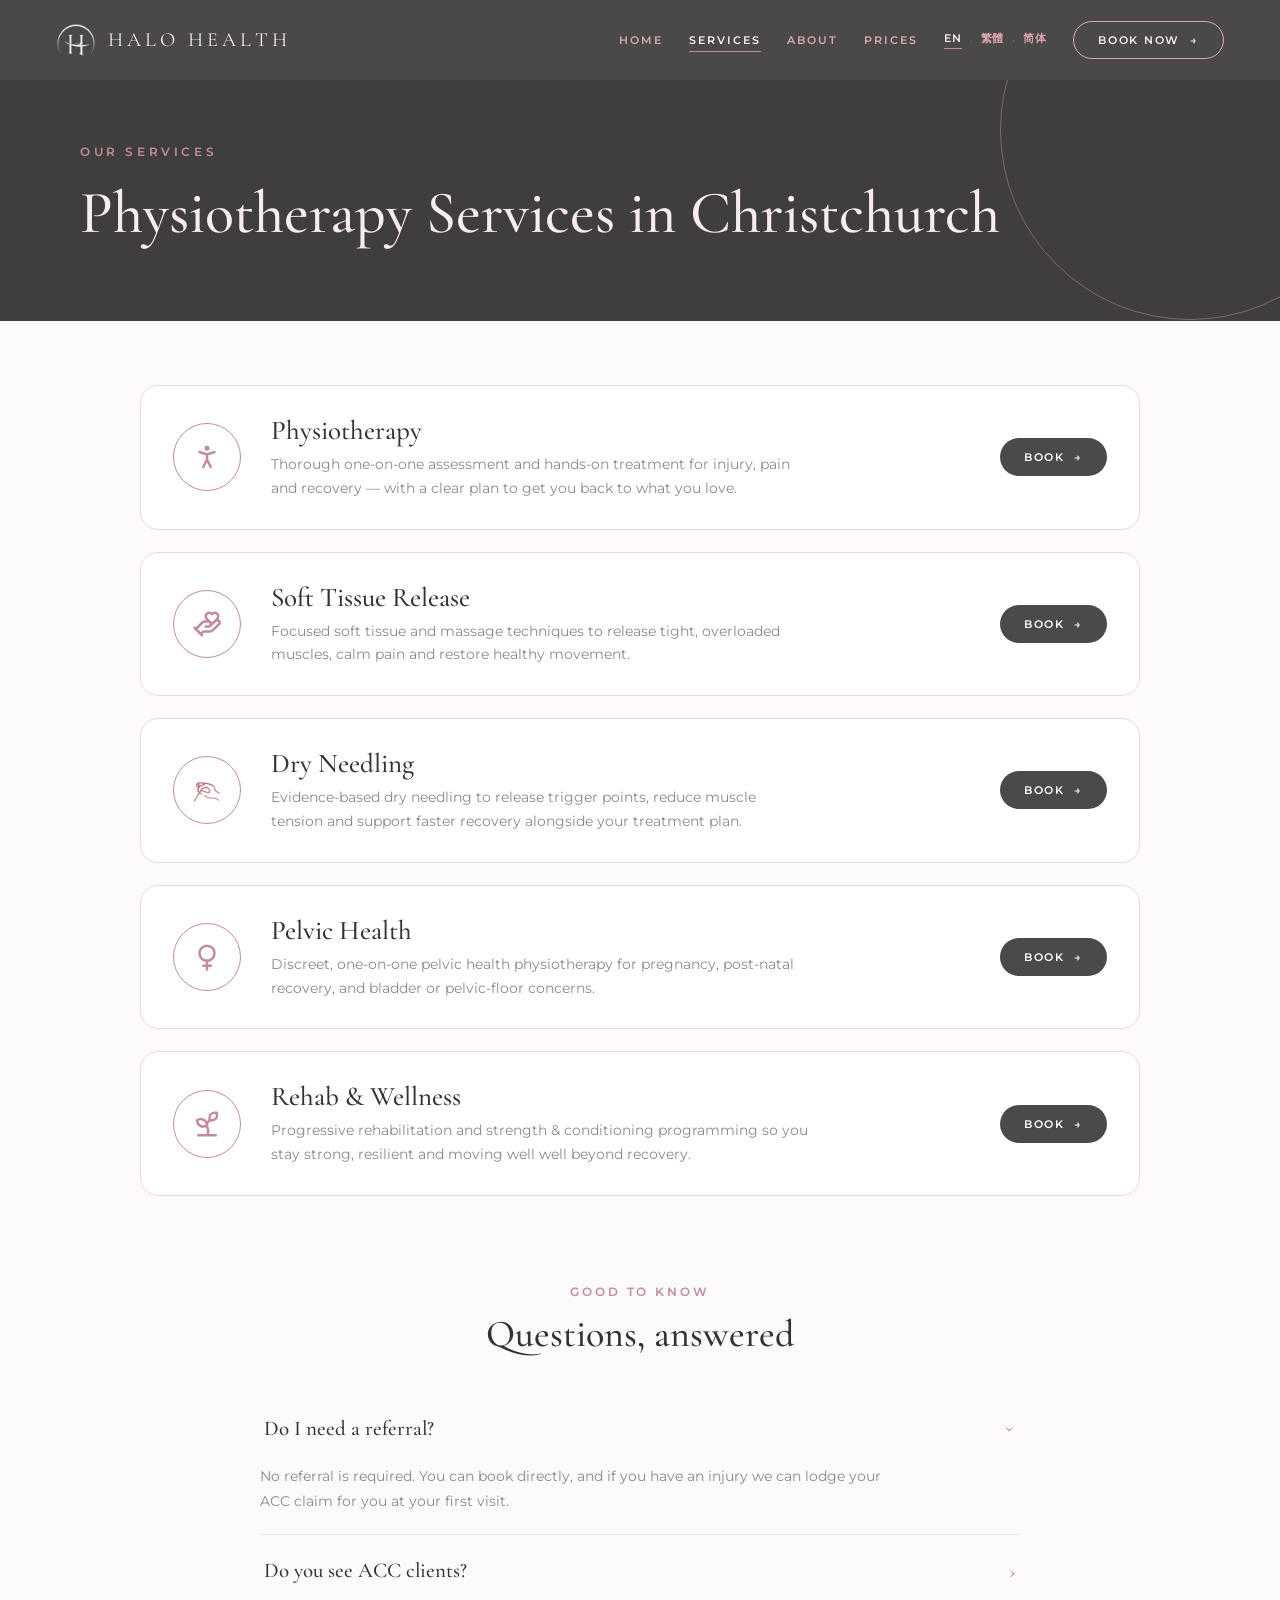
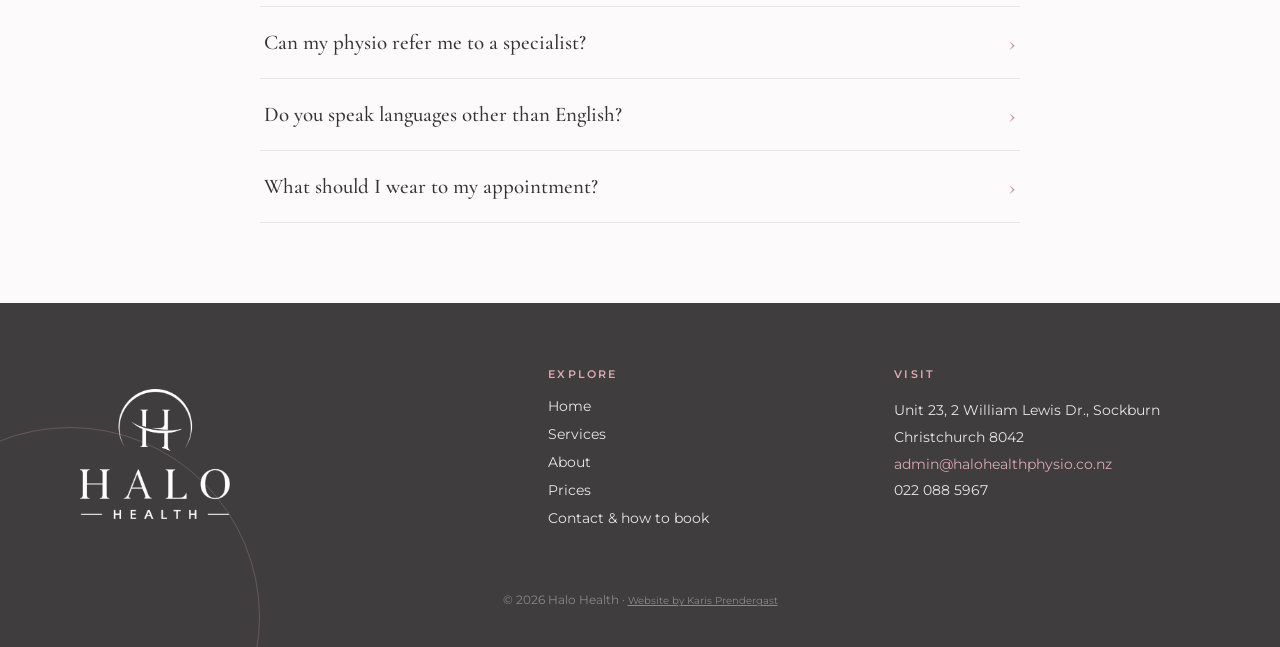
<file: services/index.html>
<!DOCTYPE html>
<!-- Halo Health Physio - SEO build 2026-09-01 - page /services/ -->
<html lang="en">
<head>
<meta charset="utf-8">
<meta name="viewport" content="width=device-width, initial-scale=1">
<title>Physiotherapy Services in Christchurch | Halo Health</title>
<meta name="description" content="Physiotherapy, soft tissue release, dry needling, pelvic health and rehabilitation in Christchurch. One-on-one treatment, ACC and private, no referral needed.">
<link rel="canonical" href="https://halohealthphysio.co.nz/services/">
<meta name="robots" content="index, follow, max-image-preview:large">

<meta property="og:type" content="website">
<meta property="og:site_name" content="Halo Health Physio">
<meta property="og:title" content="Physiotherapy Services in Christchurch | Halo Health">
<meta property="og:description" content="Physiotherapy, soft tissue release, dry needling, pelvic health and rehabilitation in Christchurch. One-on-one treatment, ACC and private, no referral needed.">
<meta property="og:url" content="https://halohealthphysio.co.nz/services/">
<meta property="og:image" content="https://halohealthphysio.co.nz/assets/og-cover.jpg">
<meta property="og:image:width" content="1200">
<meta property="og:image:height" content="630">
<meta property="og:locale" content="en_NZ">
<meta name="twitter:card" content="summary_large_image">
<meta name="twitter:title" content="Physiotherapy Services in Christchurch | Halo Health">
<meta name="twitter:description" content="Physiotherapy, soft tissue release, dry needling, pelvic health and rehabilitation in Christchurch. One-on-one treatment, ACC and private, no referral needed.">
<meta name="twitter:image" content="https://halohealthphysio.co.nz/assets/og-cover.jpg">

<link rel="icon" href="../favicon.ico" sizes="32x32">
<link rel="icon" href="../icon-512.png" type="image/png" sizes="512x512">
<link rel="apple-touch-icon" href="../apple-touch-icon.png">
<meta name="theme-color" content="#3F3D3D">

<link rel="preconnect" href="https://fonts.googleapis.com">
<link rel="preconnect" href="https://fonts.gstatic.com" crossorigin>
<link href="https://fonts.googleapis.com/css2?family=Cormorant+Garamond:ital,wght@0,400;0,500;0,600;0,700;1,400&family=Montserrat:wght@300;400;500;600;700&display=swap" rel="stylesheet">
<link rel="preload" as="image" href="../assets/hero-volleyball-v2.jpg" imagesrcset="../assets/hero-volleyball-v2.webp" type="image/webp" fetchpriority="high">
<link rel="stylesheet" href="../styles.css">

<script type="application/ld+json">{
  "@context": "https://schema.org",
  "@type": "Physiotherapy",
  "@id": "https://halohealthphysio.co.nz/#clinic",
  "name": "Halo Health Physio",
  "url": "https://halohealthphysio.co.nz/",
  "logo": "https://halohealthphysio.co.nz/assets/logo-full-v2.png",
  "image": "https://halohealthphysio.co.nz/assets/hero-volleyball-v2.jpg",
  "telephone": "+64220885967",
  "email": "admin@halohealthphysio.co.nz",
  "priceRange": "$40-$150",
  "currenciesAccepted": "NZD",
  "address": {
    "@type": "PostalAddress",
    "streetAddress": "Unit 23, 2 William Lewis Drive, Sockburn",
    "addressLocality": "Christchurch",
    "addressRegion": "Canterbury",
    "addressCountry": "NZ",
    "postalCode": "8042"
  },
  "availableLanguage": [
    "en",
    "zh"
  ],
  "areaServed": {
    "@type": "City",
    "name": "Christchurch"
  },
  "hasMap": "https://www.google.com/maps/search/?api=1&query=Unit%2023%2C%202%20William%20Lewis%20Drive%2C%20Sockburn%2C%20Christchurch%208042%2C%20New%20Zealand",
  "potentialAction": {
    "@type": "ReserveAction",
    "target": {
      "@type": "EntryPoint",
      "urlTemplate": "https://booking.mananotes.co.nz/halo/v2",
      "actionPlatform": [
        "http://schema.org/DesktopWebPlatform",
        "http://schema.org/MobileWebPlatform"
      ]
    },
    "result": {
      "@type": "Reservation",
      "name": "Physiotherapy appointment"
    }
  },
  "founder": {
    "@type": "Person",
    "name": "Diana Chen",
    "jobTitle": "Registered Physiotherapist",
    "alumniOf": {
      "@type": "CollegeOrUniversity",
      "name": "University of Otago"
    },
    "knowsLanguage": [
      "English",
      "Mandarin"
    ]
  },
  "makesOffer": [
    {
      "@type": "Offer",
      "itemOffered": {
        "@type": "Service",
        "name": "Physiotherapy",
        "description": "Thorough one-on-one assessment and hands-on treatment for injury, pain and recovery — with a clear plan to get you back to what you love."
      }
    },
    {
      "@type": "Offer",
      "itemOffered": {
        "@type": "Service",
        "name": "Soft Tissue Release",
        "description": "Focused soft tissue and massage techniques to release tight, overloaded muscles, calm pain and restore healthy movement."
      }
    },
    {
      "@type": "Offer",
      "itemOffered": {
        "@type": "Service",
        "name": "Dry Needling",
        "description": "Evidence-based dry needling to release trigger points, reduce muscle tension and support faster recovery alongside your treatment plan."
      }
    },
    {
      "@type": "Offer",
      "itemOffered": {
        "@type": "Service",
        "name": "Pelvic Health",
        "description": "Discreet, one-on-one pelvic health physiotherapy for pregnancy, post-natal recovery, and bladder or pelvic-floor concerns."
      }
    },
    {
      "@type": "Offer",
      "itemOffered": {
        "@type": "Service",
        "name": "Rehab & Wellness",
        "description": "Progressive rehabilitation and strength & conditioning programming so you stay strong, resilient and moving well well beyond recovery."
      }
    }
  ],
  "geo": {
    "@type": "GeoCoordinates",
    "latitude": "-43.5381401",
    "longitude": "172.5469374"
  },
  "sameAs": [
    "https://maps.google.com/?cid=10272555303448063162"
  ]
}</script>
<script type="application/ld+json">{
  "@context": "https://schema.org",
  "@type": "FAQPage",
  "mainEntity": [
    {
      "@type": "Question",
      "name": "Do I need a referral?",
      "acceptedAnswer": {
        "@type": "Answer",
        "text": "No referral is required. You can book directly, and if you have an injury we can lodge your ACC claim for you at your first visit."
      }
    },
    {
      "@type": "Question",
      "name": "Do you see ACC clients?",
      "acceptedAnswer": {
        "@type": "Answer",
        "text": "Yes — we welcome both ACC and private clients. We can lodge new ACC claims directly, so there is no extra paperwork for you."
      }
    },
    {
      "@type": "Question",
      "name": "Can my physio refer me to a specialist?",
      "acceptedAnswer": {
        "@type": "Answer",
        "text": "Yes, if deemed appropriate, we can send for X-rays + ultrasound scans and then refer to specialists for further imaging."
      }
    },
    {
      "@type": "Question",
      "name": "Do you speak languages other than English?",
      "acceptedAnswer": {
        "@type": "Answer",
        "text": "Yes. Diana speaks both English and Mandarin."
      }
    },
    {
      "@type": "Question",
      "name": "What should I wear to my appointment?",
      "acceptedAnswer": {
        "@type": "Answer",
        "text": "Comfortable clothing that allows easy access to the injury site."
      }
    }
  ]
}</script>
<script type="application/ld+json">{
  "@context": "https://schema.org",
  "@type": "BreadcrumbList",
  "itemListElement": [
    {
      "@type": "ListItem",
      "position": 1,
      "name": "Home",
      "item": "https://halohealthphysio.co.nz/"
    },
    {
      "@type": "ListItem",
      "position": 2,
      "name": "Physiotherapy Services in Christchurch",
      "item": "https://halohealthphysio.co.nz/services/"
    }
  ]
}</script>
</head>
<body data-page-key="services" data-base="../">
<div style="min-height: 100vh; display: flex; flex-direction: column; background: #FCFAFA; font-family: var(--fb); color: #4A4A4A;">
  <header class="site-header" style="position: sticky; top: 0; z-index: 50; display: flex; align-items: center; justify-content: space-between; padding: 20px 56px; background: rgba(63,61,61,0.94); backdrop-filter: blur(12px); -webkit-backdrop-filter: blur(12px);">
    <a class="brand" href="../" aria-label="Halo Health Physio home" style="cursor: pointer; display: flex; align-items: center; gap: 12px; flex-shrink: 0;">
      <img src="../assets/logo-icon-v2.png" alt="" style="width: 40px; height: 40px; object-fit: contain; filter: brightness(1.5);">
      <span class="wordmark" style="font-family: var(--fd); font-size: 20px; letter-spacing: 0.2em; color: #F8ECEE; white-space: nowrap;">HALO HEALTH</span>
    </a>
    <nav class="site-nav" style="display: flex; align-items: center; gap: 26px;">
      <a class="nav-link" data-nav="home" href="../" data-i18n="navHome">Home</a>
      <a class="nav-link" data-nav="services" data-active="true" href="../services/" data-i18n="navServices">Services</a>
      <a class="nav-link" data-nav="about" href="../about/" data-i18n="navAbout">About</a>
      <a class="nav-link" data-nav="prices" href="../prices/" data-i18n="navPrices">Prices</a>
      <div style="display: flex; align-items: center; gap: 8px;" aria-label="Language">
        <button class="lang-btn" data-lang="en" data-action="set-lang">EN</button>
        <span style="color: rgba(220,169,178,0.5); font-size: 11px;">·</span>
        <button class="lang-btn" data-lang="zh-Hant" data-action="set-lang">繁體</button>
        <span style="color: rgba(220,169,178,0.5); font-size: 11px;">·</span>
        <button class="lang-btn" data-lang="zh-Hans" data-action="set-lang">简体</button>
      </div>
      <a class="book-btn book-outline-dark nav-cta" href="https://booking.mananotes.co.nz/halo/v2" target="_blank" rel="noopener" style="border-radius: 999px; padding: 11px 24px; font-size: 11px; font-weight: 600; letter-spacing: 0.16em; text-transform: uppercase;"><span data-i18n="navBook">Book now</span><span class="bb-arrow">→</span></a>
      <button class="nav-toggle" id="menu-toggle" aria-label="Menu" aria-expanded="false" aria-controls="halo-menu" data-action="toggle-menu">
        <span id="burger-top"></span>
        <span id="burger-mid"></span>
        <span id="burger-bot"></span>
      </button>
    </nav>
    <div id="halo-menu" class="mobile-menu">
      <a class="m-link" data-nav="home" href="../" data-i18n="navHome">Home</a>
      <a class="m-link" data-nav="services" href="../services/" data-i18n="navServices">Services</a>
      <a class="m-link" data-nav="about" href="../about/" data-i18n="navAbout">About</a>
      <a class="m-link" data-nav="prices" href="../prices/" data-i18n="navPrices">Prices</a>
      <a class="book-btn book-fill m-cta" href="https://booking.mananotes.co.nz/halo/v2" target="_blank" rel="noopener"><span data-i18n="navBook">Book now</span><span class="bb-arrow">→</span></a>
    </div>
  </header><div style="flex: 1;">
    <div data-page="services" data-screen-label="services">
      <section style="background: #3F3D3D; padding: 64px 56px 72px; position: relative; overflow: hidden;">
        <div style="position: absolute; right: -100px; top: -140px; width: 380px; height: 380px; border-radius: 50%; border: 1px solid rgba(220,169,178,0.4);"></div>
        <div style="max-width: 1120px; margin: 0 auto; position: relative;">
          <div class="eyebrow" style="font-size: 12px; font-weight: 600; letter-spacing: 0.3em; text-transform: uppercase; color: #C28D97; margin-bottom: 18px;" data-i18n="servicesEyebrow">Our services</div>
          <h1 style="font-family: var(--fd); font-weight: 500; font-size: 60px; color: #F8ECEE; margin: 0;" data-seo-h1="1">Physiotherapy Services in Christchurch</h1>
        </div>
      </section>
      <section style="padding: 64px 56px;">
        <div id="services-list" style="max-width: 1000px; margin: 0 auto; display: flex; flex-direction: column; gap: 22px;"><div class="svc-row" style="display: grid; grid-template-columns: auto 1fr auto; gap: 30px; align-items: center; padding: 28px 32px; background: #fff; border: 1px solid #F3D6DC; border-radius: 18px;"><div style="width: 68px; height: 68px; border-radius: 50%; border: 1.5px solid #C28D97; display: flex; align-items: center; justify-content: center;"><span style="display: block; width: 30px; height: 30px; background-image: url(&quot;/assets/icon-person-v2.svg&quot;); background-size: contain; background-repeat: no-repeat; background-position: center;"></span></div><div><h3 style="font-family: var(--fd); font-weight: 500; font-size: 27px; color: #333; margin: 0 0 6px;">Physiotherapy</h3><p style="font-size: 14px; color: #8A8A8A; line-height: 1.7; margin: 0; max-width: 540px;">Thorough one-on-one assessment and hands-on treatment for injury, pain and recovery — with a clear plan to get you back to what you love.</p></div><a class="book-btn book-charcoal" href="https://booking.mananotes.co.nz/halo/v2" target="_blank" rel="noopener" style="border-radius: 999px; padding: 12px 24px; font-size: 11px; font-weight: 600; letter-spacing: 0.14em; text-transform: uppercase;"><span>Book</span><span class="bb-arrow">&rarr;</span></a></div><div class="svc-row" style="display: grid; grid-template-columns: auto 1fr auto; gap: 30px; align-items: center; padding: 28px 32px; background: #fff; border: 1px solid #F3D6DC; border-radius: 18px;"><div style="width: 68px; height: 68px; border-radius: 50%; border: 1.5px solid #C28D97; display: flex; align-items: center; justify-content: center;"><span style="display: block; width: 30px; height: 30px; background-image: url(&quot;/assets/icon-handheart-v2.svg&quot;); background-size: contain; background-repeat: no-repeat; background-position: center;"></span></div><div><h3 style="font-family: var(--fd); font-weight: 500; font-size: 27px; color: #333; margin: 0 0 6px;">Soft Tissue Release</h3><p style="font-size: 14px; color: #8A8A8A; line-height: 1.7; margin: 0; max-width: 540px;">Focused soft tissue and massage techniques to release tight, overloaded muscles, calm pain and restore healthy movement.</p></div><a class="book-btn book-charcoal" href="https://booking.mananotes.co.nz/halo/v2" target="_blank" rel="noopener" style="border-radius: 999px; padding: 12px 24px; font-size: 11px; font-weight: 600; letter-spacing: 0.14em; text-transform: uppercase;"><span>Book</span><span class="bb-arrow">&rarr;</span></a></div><div class="svc-row" style="display: grid; grid-template-columns: auto 1fr auto; gap: 30px; align-items: center; padding: 28px 32px; background: #fff; border: 1px solid #F3D6DC; border-radius: 18px;"><div style="width: 68px; height: 68px; border-radius: 50%; border: 1.5px solid #C28D97; display: flex; align-items: center; justify-content: center;"><span style="display: block; width: 30px; height: 30px; background-image: url(&quot;/assets/icon-dryneedling-v2.png&quot;); background-size: contain; background-repeat: no-repeat; background-position: center;"></span></div><div><h3 style="font-family: var(--fd); font-weight: 500; font-size: 27px; color: #333; margin: 0 0 6px;">Dry Needling</h3><p style="font-size: 14px; color: #8A8A8A; line-height: 1.7; margin: 0; max-width: 540px;">Evidence-based dry needling to release trigger points, reduce muscle tension and support faster recovery alongside your treatment plan.</p></div><a class="book-btn book-charcoal" href="https://booking.mananotes.co.nz/halo/v2" target="_blank" rel="noopener" style="border-radius: 999px; padding: 12px 24px; font-size: 11px; font-weight: 600; letter-spacing: 0.14em; text-transform: uppercase;"><span>Book</span><span class="bb-arrow">&rarr;</span></a></div><div class="svc-row" style="display: grid; grid-template-columns: auto 1fr auto; gap: 30px; align-items: center; padding: 28px 32px; background: #fff; border: 1px solid #F3D6DC; border-radius: 18px;"><div style="width: 68px; height: 68px; border-radius: 50%; border: 1.5px solid #C28D97; display: flex; align-items: center; justify-content: center;"><span style="display: block; width: 30px; height: 30px; background-image: url(&quot;/assets/icon-venus-v2.svg&quot;); background-size: contain; background-repeat: no-repeat; background-position: center;"></span></div><div><h3 style="font-family: var(--fd); font-weight: 500; font-size: 27px; color: #333; margin: 0 0 6px;">Pelvic Health</h3><p style="font-size: 14px; color: #8A8A8A; line-height: 1.7; margin: 0; max-width: 540px;">Discreet, one-on-one pelvic health physiotherapy for pregnancy, post-natal recovery, and bladder or pelvic-floor concerns.</p></div><a class="book-btn book-charcoal" href="https://booking.mananotes.co.nz/halo/v2" target="_blank" rel="noopener" style="border-radius: 999px; padding: 12px 24px; font-size: 11px; font-weight: 600; letter-spacing: 0.14em; text-transform: uppercase;"><span>Book</span><span class="bb-arrow">&rarr;</span></a></div><div class="svc-row" style="display: grid; grid-template-columns: auto 1fr auto; gap: 30px; align-items: center; padding: 28px 32px; background: #fff; border: 1px solid #F3D6DC; border-radius: 18px;"><div style="width: 68px; height: 68px; border-radius: 50%; border: 1.5px solid #C28D97; display: flex; align-items: center; justify-content: center;"><span style="display: block; width: 30px; height: 30px; background-image: url(&quot;/assets/icon-sprout-v2.svg&quot;); background-size: contain; background-repeat: no-repeat; background-position: center;"></span></div><div><h3 style="font-family: var(--fd); font-weight: 500; font-size: 27px; color: #333; margin: 0 0 6px;">Rehab &amp; Wellness</h3><p style="font-size: 14px; color: #8A8A8A; line-height: 1.7; margin: 0; max-width: 540px;">Progressive rehabilitation and strength &amp; conditioning programming so you stay strong, resilient and moving well well beyond recovery.</p></div><a class="book-btn book-charcoal" href="https://booking.mananotes.co.nz/halo/v2" target="_blank" rel="noopener" style="border-radius: 999px; padding: 12px 24px; font-size: 11px; font-weight: 600; letter-spacing: 0.14em; text-transform: uppercase;"><span>Book</span><span class="bb-arrow">&rarr;</span></a></div></div>
      </section>
      <section style="padding: 24px 56px 80px;">
        <div style="max-width: 760px; margin: 0 auto;">
          <div style="text-align: center; margin-bottom: 36px;">
            <div class="eyebrow" style="font-size: 12px; font-weight: 600; letter-spacing: 0.24em; text-transform: uppercase; color: #C28D97; margin-bottom: 12px;" data-i18n="faqEyebrow">Good to know</div>
            <h2 style="font-family: var(--fd); font-weight: 500; font-size: 38px; color: #333; margin: 0;" data-i18n="faqTitle">Questions, answered</h2>
          </div>
          <div id="faq-list" style="display: flex; flex-direction: column;"><div style="border-bottom: 1px solid #E6E6E6;"><button style="width: 100%; display: flex; justify-content: space-between; align-items: center; gap: 16px; background: none; border: none; cursor: pointer; padding: 20px 4px; text-align: left;"><span style="font-family: var(--fd); font-size: 21px; font-weight: 500; color: #333;">Do I need a referral?</span><span style="font-family: var(--fd); font-size: 26px; color: #C28D97; transform: rotate(90deg); transition: transform 0.25s ease; flex-shrink: 0;">&rsaquo;</span></button><div style="font-size: 14px; line-height: 1.8; color: #8A8A8A; max-height: 240px; overflow: hidden; opacity: 1; transition: max-height 0.35s ease, opacity 0.3s ease; padding-bottom: 20px; max-width: 640px;">No referral is required. You can book directly, and if you have an injury we can lodge your ACC claim for you at your first visit.</div></div><div style="border-bottom: 1px solid #E6E6E6;"><button style="width: 100%; display: flex; justify-content: space-between; align-items: center; gap: 16px; background: none; border: none; cursor: pointer; padding: 20px 4px; text-align: left;"><span style="font-family: var(--fd); font-size: 21px; font-weight: 500; color: #333;">Do you see ACC clients?</span><span style="font-family: var(--fd); font-size: 26px; color: #C28D97; transform: rotate(0deg); transition: transform 0.25s ease; flex-shrink: 0;">&rsaquo;</span></button><div style="font-size: 14px; line-height: 1.8; color: #8A8A8A; max-height: 0px; overflow: hidden; opacity: 0; transition: max-height 0.35s ease, opacity 0.3s ease; padding-bottom: 0px; max-width: 640px;">Yes — we welcome both ACC and private clients. We can lodge new ACC claims directly, so there is no extra paperwork for you.</div></div><div style="border-bottom: 1px solid #E6E6E6;"><button style="width: 100%; display: flex; justify-content: space-between; align-items: center; gap: 16px; background: none; border: none; cursor: pointer; padding: 20px 4px; text-align: left;"><span style="font-family: var(--fd); font-size: 21px; font-weight: 500; color: #333;">Can my physio refer me to a specialist?</span><span style="font-family: var(--fd); font-size: 26px; color: #C28D97; transform: rotate(0deg); transition: transform 0.25s ease; flex-shrink: 0;">&rsaquo;</span></button><div style="font-size: 14px; line-height: 1.8; color: #8A8A8A; max-height: 0px; overflow: hidden; opacity: 0; transition: max-height 0.35s ease, opacity 0.3s ease; padding-bottom: 0px; max-width: 640px;">Yes, if deemed appropriate, we can send for X-rays + ultrasound scans and then refer to specialists for further imaging.</div></div><div style="border-bottom: 1px solid #E6E6E6;"><button style="width: 100%; display: flex; justify-content: space-between; align-items: center; gap: 16px; background: none; border: none; cursor: pointer; padding: 20px 4px; text-align: left;"><span style="font-family: var(--fd); font-size: 21px; font-weight: 500; color: #333;">Do you speak languages other than English?</span><span style="font-family: var(--fd); font-size: 26px; color: #C28D97; transform: rotate(0deg); transition: transform 0.25s ease; flex-shrink: 0;">&rsaquo;</span></button><div style="font-size: 14px; line-height: 1.8; color: #8A8A8A; max-height: 0px; overflow: hidden; opacity: 0; transition: max-height 0.35s ease, opacity 0.3s ease; padding-bottom: 0px; max-width: 640px;">Yes. Diana speaks both English and Mandarin.</div></div><div style="border-bottom: 1px solid #E6E6E6;"><button style="width: 100%; display: flex; justify-content: space-between; align-items: center; gap: 16px; background: none; border: none; cursor: pointer; padding: 20px 4px; text-align: left;"><span style="font-family: var(--fd); font-size: 21px; font-weight: 500; color: #333;">What should I wear to my appointment?</span><span style="font-family: var(--fd); font-size: 26px; color: #C28D97; transform: rotate(0deg); transition: transform 0.25s ease; flex-shrink: 0;">&rsaquo;</span></button><div style="font-size: 14px; line-height: 1.8; color: #8A8A8A; max-height: 0px; overflow: hidden; opacity: 0; transition: max-height 0.35s ease, opacity 0.3s ease; padding-bottom: 0px; max-width: 640px;">Comfortable clothing that allows easy access to the injury site.</div></div></div>
        </div>
      </section>
    </div>
  </div>

  <footer style="background: #3F3D3D; color: #E6E6E6; padding: 64px 56px 40px; position: relative; overflow: hidden;">
    <div style="position: absolute; left: -120px; bottom: -160px; width: 380px; height: 380px; border-radius: 50%; border: 1px solid rgba(220,169,178,0.25);"></div>
    <div style="max-width: 1120px; margin: 0 auto; position: relative;">
      <div class="footer-grid" style="display: grid; grid-template-columns: 1.4fr 1fr 1fr; gap: 40px; align-items: start;">
        <div>
          <img src="../assets/logo-full-v2.png" alt="Halo Health" style="width: 150px; height: 173px; object-fit: contain; filter: brightness(1.6);">
        </div>
        <div>
          <div style="font-size: 11px; font-weight: 600; letter-spacing: 0.2em; text-transform: uppercase; color: #DCA9B2; margin-bottom: 16px;" data-i18n="footExplore">Explore</div>
          <a class="foot-link" href="../" data-i18n="navHome" style="display: block;">Home</a>
          <a class="foot-link" href="../services/" data-i18n="navServices" style="display: block;">Services</a>
          <a class="foot-link" href="../about/" data-i18n="navAbout" style="display: block;">About</a>
          <a class="foot-link" href="../prices/" data-i18n="navPrices" style="display: block;">Prices</a>
          <a class="foot-link" href="../book/" data-i18n="footContact" style="display: block;">Contact &amp; how to book</a>
        </div>
        <div>
          <div style="font-size: 11px; font-weight: 600; letter-spacing: 0.2em; text-transform: uppercase; color: #DCA9B2; margin-bottom: 16px;" data-i18n="footVisit">Visit</div>
          <div style="font-size: 14px; line-height: 1.9;">Unit 23, 2 William Lewis Dr., Sockburn<br>Christchurch 8042<br><a href="mailto:admin@halohealthphysio.co.nz" style="color: #DCA9B2;">admin@halohealthphysio.co.nz</a><br>022 088 5967</div>
        </div>
      </div>
      <div style="margin-top: 48px; font-size: 12px; color: #8A8A8A; text-align: center;"><span data-i18n="footCopyright">© 2026 Halo Health</span> &middot; <a href="https://www.linkedin.com/in/karis-prendergast-208a36129/" target="_blank" rel="noopener" style="color: #8A8A8A; font-size: 10px; text-decoration: underline;">Website by Karis Prendergast</a></div>
    </div>
  </footer>
</div>

<script src="../script.js"></script>
</body>
</html>
</file>
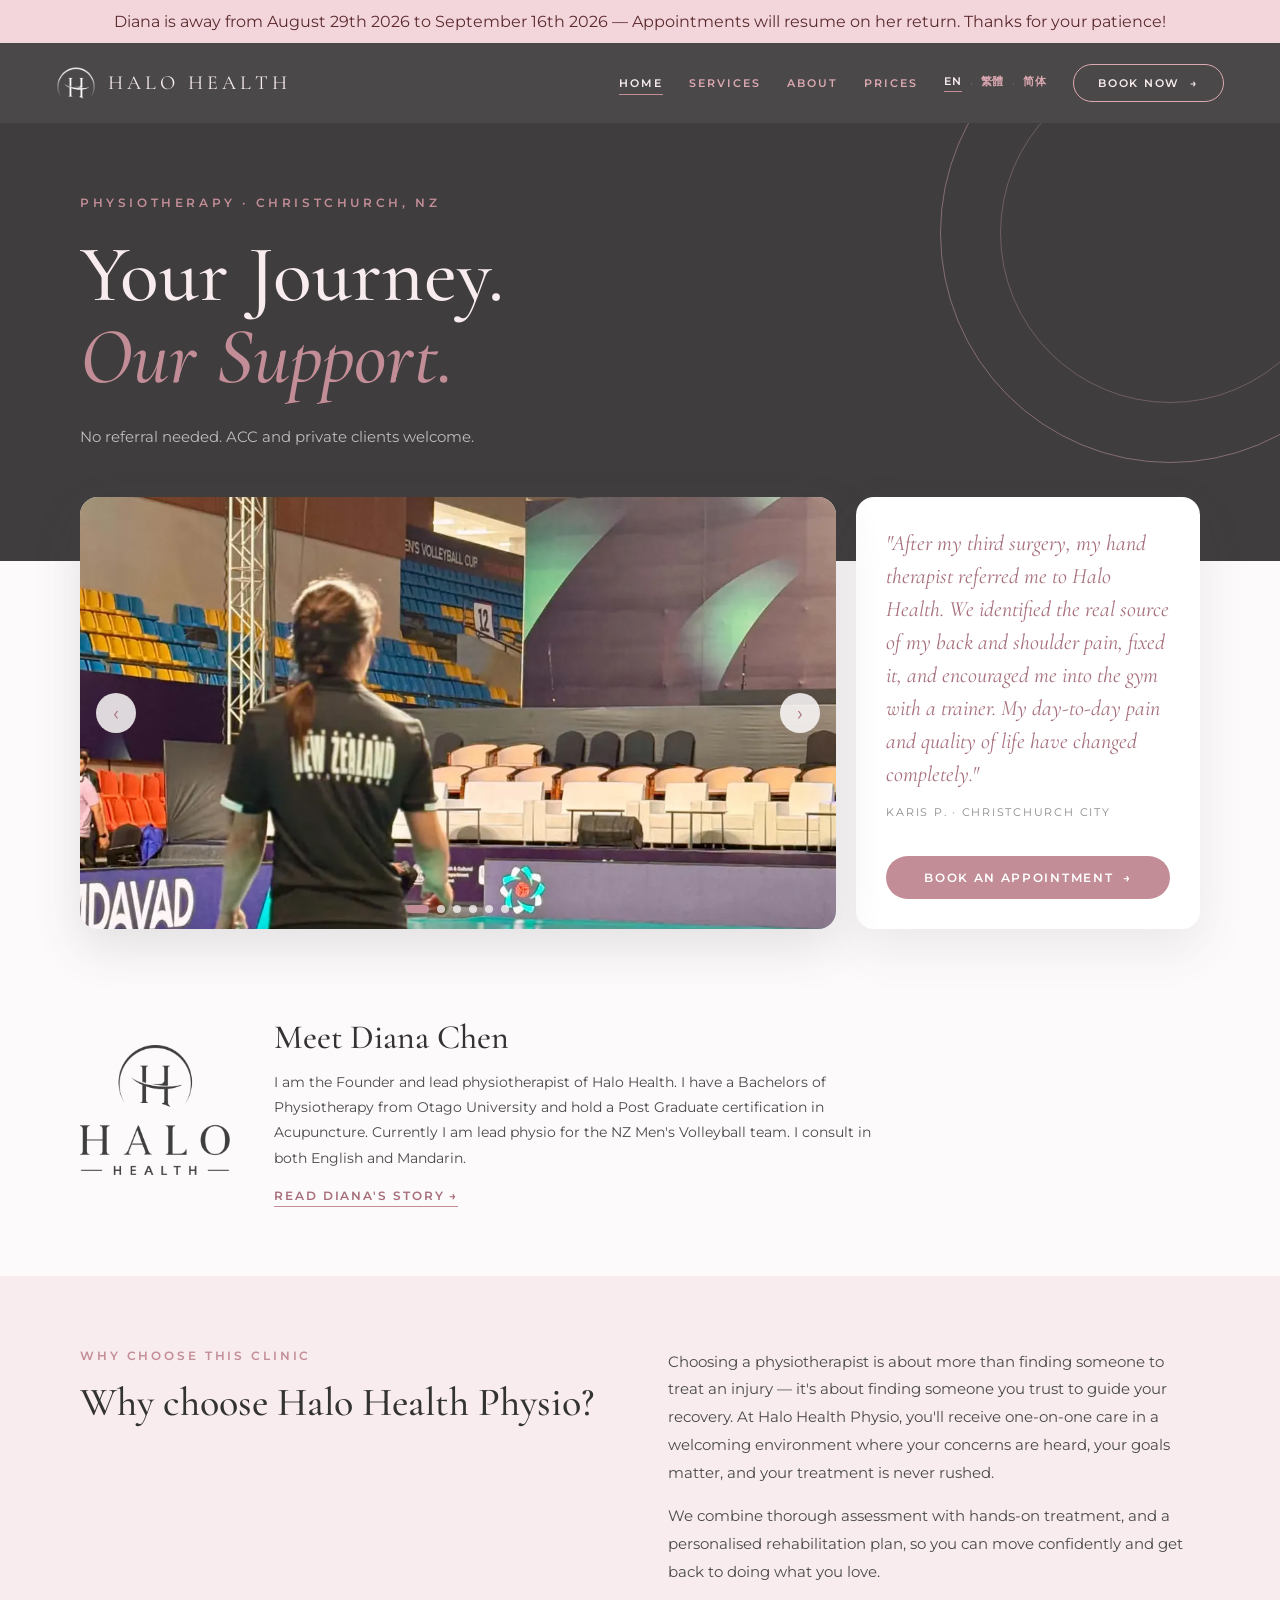
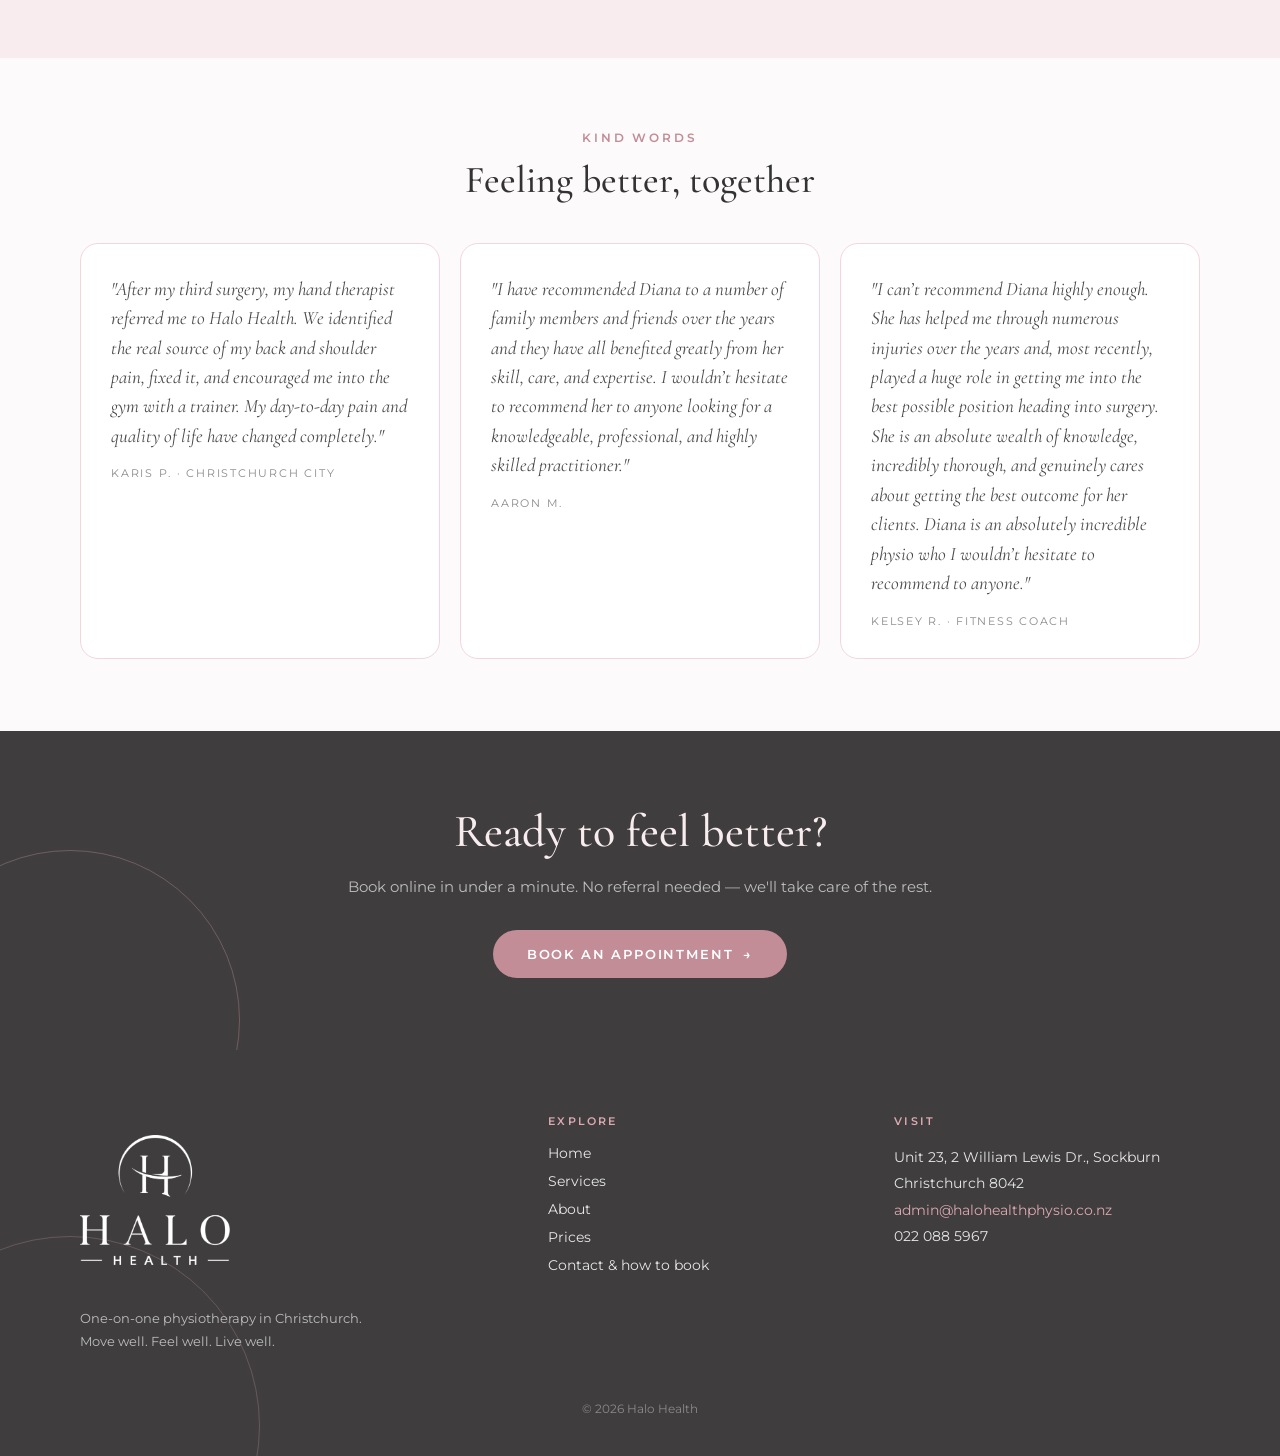
<file: index-temp.html>
<!DOCTYPE html>
<!-- Halo Health Physio - SEO build 2026-09-01 - page / -->
<html lang="en">
<head>
<meta charset="utf-8">
<meta name="viewport" content="width=device-width, initial-scale=1">
<title>Physiotherapy in Christchurch | Halo Health Physio</title>
<meta name="description" content="One-on-one physiotherapy in Christchurch. ACC and private clients, no referral needed. Consultations in English and Mandarin. Book online in under a minute.">
<link rel="canonical" href="https://halohealthphysio.co.nz/">
<meta name="robots" content="index, follow, max-image-preview:large">

<meta property="og:type" content="website">
<meta property="og:site_name" content="Halo Health Physio">
<meta property="og:title" content="Physiotherapy in Christchurch | Halo Health Physio">
<meta property="og:description" content="One-on-one physiotherapy in Christchurch. ACC and private clients, no referral needed. Consultations in English and Mandarin. Book online in under a minute.">
<meta property="og:url" content="https://halohealthphysio.co.nz/">
<meta property="og:image" content="https://halohealthphysio.co.nz/assets/og-preview.jpg">
<meta property="og:image:width" content="1200">
<meta property="og:image:height" content="630">
<meta property="og:locale" content="en_NZ">
<meta name="twitter:card" content="summary_large_image">
<meta name="twitter:title" content="Physiotherapy in Christchurch | Halo Health Physio">
<meta name="twitter:description" content="One-on-one physiotherapy in Christchurch. ACC and private clients, no referral needed. Consultations in English and Mandarin. Book online in under a minute.">
<meta name="twitter:image" content="https://halohealthphysio.co.nz/assets/og-preview.jpg">

<link rel="icon" type="image/svg+xml" href="favicon.svg">
<link rel="icon" href="favicon.ico" sizes="32x32">
<link rel="icon" href="icon-512.png" type="image/png" sizes="512x512">
<link rel="apple-touch-icon" href="apple-touch-icon.png">
<meta name="theme-color" content="#3F3D3D">

<link rel="preconnect" href="https://fonts.googleapis.com">
<link rel="preconnect" href="https://fonts.gstatic.com" crossorigin>
<link href="https://fonts.googleapis.com/css2?family=Cormorant+Garamond:ital,wght@0,400;0,500;0,600;0,700;1,400&family=Montserrat:wght@300;400;500;600;700&display=swap" rel="stylesheet">
<link rel="preload" as="image" href="assets/hero-volleyball-v2.jpg" imagesrcset="assets/hero-volleyball-v2.webp" type="image/webp" fetchpriority="high">
<link rel="stylesheet" href="styles.css">

<script type="application/ld+json">{
  "@context": "https://schema.org",
  "@type": "Physiotherapy",
  "@id": "https://halohealthphysio.co.nz/#clinic",
  "name": "Halo Health Physio",
  "url": "https://halohealthphysio.co.nz/",
  "logo": "https://halohealthphysio.co.nz/assets/logo-full-v2.png",
  "image": "https://halohealthphysio.co.nz/assets/hero-volleyball-v2.jpg",
  "telephone": "+64220885967",
  "email": "admin@halohealthphysio.co.nz",
  "priceRange": "$40-$150",
  "currenciesAccepted": "NZD",
  "address": {
    "@type": "PostalAddress",
    "streetAddress": "Unit 23, 2 William Lewis Drive, Sockburn",
    "addressLocality": "Christchurch",
    "addressRegion": "Canterbury",
    "addressCountry": "NZ",
    "postalCode": "8042"
  },
  "availableLanguage": [
    "en",
    "zh"
  ],
  "areaServed": {
    "@type": "City",
    "name": "Christchurch"
  },
  "hasMap": "https://www.google.com/maps/search/?api=1&query=Unit%2023%2C%202%20William%20Lewis%20Drive%2C%20Sockburn%2C%20Christchurch%208042%2C%20New%20Zealand",
  "potentialAction": {
    "@type": "ReserveAction",
    "target": {
      "@type": "EntryPoint",
      "urlTemplate": "https://halo-health-limited.au5.cliniko.com/bookings",
      "actionPlatform": [
        "http://schema.org/DesktopWebPlatform",
        "http://schema.org/MobileWebPlatform"
      ]
    },
    "result": {
      "@type": "Reservation",
      "name": "Physiotherapy appointment"
    }
  },
  "founder": {
    "@type": "Person",
    "name": "Diana Chen",
    "jobTitle": "Registered Physiotherapist",
    "alumniOf": {
      "@type": "CollegeOrUniversity",
      "name": "University of Otago"
    },
    "knowsLanguage": [
      "English",
      "Mandarin"
    ]
  },
  "makesOffer": [
    {
      "@type": "Offer",
      "itemOffered": {
        "@type": "Service",
        "name": "Physiotherapy",
        "description": "Thorough one-on-one assessment and hands-on treatment for injury, pain and recovery — with a clear plan to get you back to what you love."
      }
    },
    {
      "@type": "Offer",
      "itemOffered": {
        "@type": "Service",
        "name": "Soft Tissue Release",
        "description": "Focused soft tissue and massage techniques to release tight, overloaded muscles, calm pain and restore healthy movement."
      }
    },
    {
      "@type": "Offer",
      "itemOffered": {
        "@type": "Service",
        "name": "Dry Needling",
        "description": "Evidence-based dry needling to release trigger points, reduce muscle tension and support faster recovery alongside your treatment plan."
      }
    },
    {
      "@type": "Offer",
      "itemOffered": {
        "@type": "Service",
        "name": "Pelvic Health",
        "description": "Discreet, one-on-one pelvic health physiotherapy for pregnancy, post-natal recovery, and bladder or pelvic-floor concerns."
      }
    },
    {
      "@type": "Offer",
      "itemOffered": {
        "@type": "Service",
        "name": "Rehab & Wellness",
        "description": "Progressive rehabilitation and strength & conditioning programming so you stay strong, resilient and moving well well beyond recovery."
      }
    }
  ],
  "geo": {
    "@type": "GeoCoordinates",
    "latitude": "-43.5381401",
    "longitude": "172.5469374"
  },
  "sameAs": [
    "https://maps.google.com/?cid=10272555303448063162"
  ]
}</script>
</head>
<body data-page-key="home" data-base="./">
  <div style="background:#F3D6DC; color:#5c2b2e; text-align:center; padding:12px; font-family:'Montserrat',sans-serif;">
  Diana is away from August 29th 2026 to September 16th 2026 — Appointments will resume on her return. Thanks for your patience!
</div>
<div style="min-height: 100vh; display: flex; flex-direction: column; background: #FCFAFA; font-family: var(--fb); color: #4A4A4A;">
  <header class="site-header" style="position: sticky; top: 0; z-index: 50; display: flex; align-items: center; justify-content: space-between; padding: 20px 56px; background: rgba(63,61,61,0.94); backdrop-filter: blur(12px); -webkit-backdrop-filter: blur(12px);">
    <a class="brand" href="./" aria-label="Halo Health Physio home" style="cursor: pointer; display: flex; align-items: center; gap: 12px; flex-shrink: 0;">
      <img src="assets/logo-icon-v2.png" alt="" style="width: 40px; height: 40px; object-fit: contain; filter: brightness(1.5);">
      <span class="wordmark" style="font-family: var(--fd); font-size: 20px; letter-spacing: 0.2em; color: #F8ECEE; white-space: nowrap;">HALO HEALTH</span>
    </a>
    <nav class="site-nav" style="display: flex; align-items: center; gap: 26px;">
      <a class="nav-link" data-nav="home" data-active="true" href="./" data-i18n="navHome">Home</a>
      <a class="nav-link" data-nav="services" href="services/" data-i18n="navServices">Services</a>
      <a class="nav-link" data-nav="about" href="about/" data-i18n="navAbout">About</a>
      <a class="nav-link" data-nav="prices" href="prices/" data-i18n="navPrices">Prices</a>
      <div style="display: flex; align-items: center; gap: 8px;" aria-label="Language">
        <button class="lang-btn" data-lang="en" data-action="set-lang">EN</button>
        <span style="color: rgba(220,169,178,0.5); font-size: 11px;">·</span>
        <button class="lang-btn" data-lang="zh-Hant" data-action="set-lang">繁體</button>
        <span style="color: rgba(220,169,178,0.5); font-size: 11px;">·</span>
        <button class="lang-btn" data-lang="zh-Hans" data-action="set-lang">简体</button>
      </div>
      <a class="book-btn book-outline-dark nav-cta" href="https://halo-health-limited.au5.cliniko.com/bookings" target="_blank" rel="noopener" style="border-radius: 999px; padding: 11px 24px; font-size: 11px; font-weight: 600; letter-spacing: 0.16em; text-transform: uppercase;"><span data-i18n="navBook">Book now</span><span class="bb-arrow">→</span></a>
      <button class="nav-toggle" id="menu-toggle" aria-label="Menu" aria-expanded="false" aria-controls="halo-menu" data-action="toggle-menu">
        <span id="burger-top"></span>
        <span id="burger-mid"></span>
        <span id="burger-bot"></span>
      </button>
    </nav>
    <div id="halo-menu" class="mobile-menu">
      <a class="m-link" data-nav="home" href="./" data-i18n="navHome">Home</a>
      <a class="m-link" data-nav="services" href="services/" data-i18n="navServices">Services</a>
      <a class="m-link" data-nav="about" href="about/" data-i18n="navAbout">About</a>
      <a class="m-link" data-nav="prices" href="prices/" data-i18n="navPrices">Prices</a>
      <a class="book-btn book-fill m-cta" href="https://halo-health-limited.au5.cliniko.com/bookings" target="_blank" rel="noopener"><span data-i18n="navBook">Book now</span><span class="bb-arrow">→</span></a>
    </div>
  </header><div style="flex: 1;">
    <div data-page="home" data-screen-label="home">
      <section class="hero-section" style="background: #3F3D3D; padding: 0 56px 110px; position: relative; overflow: hidden;">
        <div style="position: absolute; right: -120px; top: -120px; width: 460px; height: 460px; border-radius: 50%; border: 1px solid rgba(220,169,178,0.45);"></div>
        <div style="position: absolute; right: -60px; top: -60px; width: 340px; height: 340px; border-radius: 50%; border: 1px solid rgba(220,169,178,0.3);"></div>
        <div style="position: relative; max-width: 1120px; margin: 0 auto; padding-top: 72px;">
          <div class="eyebrow" style="font-size: 12px; font-weight: 600; letter-spacing: 0.3em; text-transform: uppercase; color: #C28D97; margin-bottom: 24px;" data-i18n="heroEyebrow">Physiotherapy · Christchurch, NZ</div>
          <h1 class="hero-title" style="font-family: var(--fd); font-weight: 500; font-size: 80px; line-height: 1.02; color: #F8ECEE; margin: 0;"><span data-i18n="heroTitle1">Your Journey</span><span style="color: #F8ECEE;">.</span><br><span style="font-style: italic; color: #C28D97;" data-i18n="heroTitle2">Our Support.</span></h1>
          <p style="font-size: 15px; line-height: 1.85; color: #BDBDBD; max-width: 460px; margin: 26px 0 0;" id="hero-lines"><span style="display: block;">No referral needed — ACC and private clients welcome.</span></p>
        </div>
      </section>

      <section class="cards-section" style="padding: 0 56px 64px; margin-top: -64px; position: relative;">
        <div class="cards-row" style="max-width: 1120px; margin: 0 auto; display: grid; grid-template-columns: 2.2fr 1fr; gap: 20px; align-items: stretch;">
          <div class="slideshow" style="position: relative; border-radius: 18px; overflow: hidden; box-shadow: 0 18px 48px rgba(74,74,74,0.14); min-height: 432px; background: #E6E6E6;">
            <picture><source srcset="assets/hero-volleyball-v2.webp" type="image/webp"><img class="slide" id="slide-0" src="assets/hero-volleyball-v2.jpg" alt="Diana Chen with the New Zealand Men's Volleyball team" fetchpriority="high" decoding="async" style="position: absolute; inset: 0; width: 100%; height: 100%; object-fit: cover; opacity: 1; z-index: 2; transition: opacity 1.1s ease, transform 5.2s ease-out;"></picture>
            <picture><source srcset="assets/about-stretch-v2.webp" type="image/webp"><img class="slide" id="slide-1" src="assets/about-stretch-v2.jpg" alt="Diana Chen leading a stretching session with the New Zealand Men's Volleyball team" loading="lazy" decoding="async" fetchpriority="low" style="position: absolute; inset: 0; width: 100%; height: 100%; object-fit: cover; opacity: 0; z-index: 1; transition: opacity 1.1s ease, transform 5.2s ease-out;"></picture>
            <picture><source srcset="assets/diana_treatment02.webp" type="image/webp"><img class="slide" id="slide-2" src="assets/diana_treatment02.jpg" alt="Diana Chen guiding a client through a hip and knee stretch" loading="lazy" decoding="async" fetchpriority="low" style="position: absolute; inset: 0; width: 100%; height: 100%; object-fit: cover; opacity: 0; z-index: 1; transition: opacity 1.1s ease, transform 5.2s ease-out;"></picture>
            <picture><source srcset="assets/diana_dumbbell.webp" type="image/webp"><img class="slide" id="slide-3" src="assets/diana_dumbbell.jpg" alt="Diana Chen celebrating a strength milestone with a client" loading="lazy" decoding="async" fetchpriority="low" style="position: absolute; inset: 0; width: 100%; height: 100%; object-fit: cover; opacity: 0; z-index: 1; transition: opacity 1.1s ease, transform 5.2s ease-out;"></picture>
            <picture><source srcset="assets/diana_client.webp" type="image/webp"><img class="slide" id="slide-4" src="assets/diana_client.jpg" alt="Diana Chen reviewing a client's assessment at the clinic desk" loading="lazy" decoding="async" fetchpriority="low" style="position: absolute; inset: 0; width: 100%; height: 100%; object-fit: cover; opacity: 0; z-index: 1; transition: opacity 1.1s ease, transform 5.2s ease-out;"></picture>
            <picture><source srcset="assets/diana_needle.webp" type="image/webp"><img class="slide" id="slide-5" src="assets/diana_needle.jpg" alt="Diana Chen performing dry needling treatment" loading="lazy" decoding="async" fetchpriority="low" style="position: absolute; inset: 0; width: 100%; height: 100%; object-fit: cover; opacity: 0; z-index: 1; transition: opacity 1.1s ease, transform 5.2s ease-out;"></picture>
            <button class="slide-arrow" aria-label="Previous photo" data-action="prev-slide" style="left: 16px;">‹</button>
            <button class="slide-arrow" aria-label="Next photo" data-action="next-slide" style="right: 16px;">›</button>
            <div id="slide-dots" style="position: absolute; bottom: 16px; left: 0; right: 0; display: flex; justify-content: center; gap: 8px; z-index: 3;"></div>
          </div>
          <div style="background: #fff; border-radius: 18px; padding: 30px; display: flex; flex-direction: column; justify-content: space-between; gap: 20px; box-shadow: 0 18px 48px rgba(74,74,74,0.10);">
            <div class="review-stack" style="position: relative; flex: 1; min-height: 234px;">
              <div id="review-0" style="position: absolute; inset: 0; transition: opacity 1.1s ease;">
                <div class="review-quote" style="font-family: var(--fd); font-style: italic; font-size: 22px; color: #A66E7B; line-height: 1.5;">"<span data-i18n="tQuote1">After my third surgery, my hand therapist referred me to Halo Health. We identified the real source of my back and shoulder pain, fixed it, and encouraged me into the gym with a trainer. My day-to-day pain and quality of life have changed completely.</span>"</div>
                <div style="font-size: 11px; letter-spacing: 0.16em; text-transform: uppercase; color: #8A8A8A; margin-top: 14px;">Karis P. · <span data-i18n="tDetail1">Christchurch City</span></div>
              </div>
              <div id="review-1" style="position: absolute; inset: 0; transition: opacity 1.1s ease;">
                <div class="review-quote" style="font-family: var(--fd); font-style: italic; font-size: 22px; color: #A66E7B; line-height: 1.5;">"<span data-i18n="tQuote4">I have recommended Diana to a number of family members and friends over the years and they have all benefited greatly from her skill, care, and expertise. I wouldn’t hesitate to recommend her to anyone looking for a knowledgeable, professional, and highly skilled practitioner.</span>"</div>
                <div style="font-size: 11px; letter-spacing: 0.16em; text-transform: uppercase; color: #8A8A8A; margin-top: 14px;">Aaron M.</div>
              </div>
            </div>
            <a class="book-btn book-fill" style="border-radius: 999px; padding: 14px 24px; font-size: 12px; font-weight: 600; letter-spacing: 0.14em; text-transform: uppercase; justify-content: center;" href="https://halo-health-limited.au5.cliniko.com/bookings" target="_blank" rel="noopener"><span data-i18n="bookAppointment">Book an appointment</span><span class="bb-arrow">→</span></a>
          </div>
        </div>
      </section>

      <section style="padding: 24px 56px 72px;">
        <div class="diana-strip" style="max-width: 1120px; margin: 0 auto; display: grid; grid-template-columns: auto 1fr; gap: 44px; align-items: center;">
          <img class="brand-block" src="assets/logo-full-v2.png" alt="Halo Health" style="width: 150px; height: 173px; object-fit: contain;">
          <div>
            <h2 style="font-family: var(--fd); font-weight: 500; font-size: 34px; color: #333; margin: 0 0 12px;" data-i18n="aboutEyebrow">Meet Diana Chen</h2>
            <p style="font-size: 14px; line-height: 1.8; color: #4A4A4A; max-width: 620px; margin: 0 0 14px;" data-i18n="aboutSummary">Founder and lead physiotherapist — Otago-trained, acupuncture-certified, lead physio for the NZ Men's Volleyball team. Consultations in English and Mandarin.</p>
            <a style="cursor: pointer; font-size: 12px; font-weight: 600; letter-spacing: 0.16em; text-transform: uppercase; color: #A66E7B; border-bottom: 1.5px solid #C28D97; padding-bottom: 3px;" data-i18n="readStory" href="about/">Read Diana's story →</a>
          </div>
        </div>
      </section>

      <section style="background: #F8ECEE; padding: 72px 56px;">
        <div class="why-grid" style="max-width: 1120px; margin: 0 auto; display: grid; grid-template-columns: 1fr 1fr; gap: 56px; align-items: start;">
          <div>
            <div class="eyebrow" style="font-size: 12px; font-weight: 600; letter-spacing: 0.24em; text-transform: uppercase; color: #C28D97; margin-bottom: 16px;" data-i18n="whyEyebrow">Why choose this clinic</div>
            <h2 style="font-family: var(--fd); font-weight: 500; font-size: 40px; line-height: 1.15; color: #333; margin: 0;" data-i18n="whyTitle">Why choose Halo Health Physio?</h2>
          </div>
          <div>
            <p style="font-size: 15px; line-height: 1.85; margin: 0 0 16px;" data-i18n="whyP1">Choosing a physiotherapist is about more than finding someone to treat an injury — it's about finding someone you trust to guide your recovery. At Halo Health Physio, you'll receive one-on-one care in a welcoming environment where your concerns are heard, your goals matter, and your treatment is never rushed.</p>
            <p style="font-size: 15px; line-height: 1.85; margin: 0;" data-i18n="whyP2">We combine thorough assessment with hands-on treatment, and a personalised rehabilitation plan, so you can move confidently and get back to doing what you love.</p>
          </div>
        </div>
      </section>

      <section style="padding: 72px 56px;">
        <div style="max-width: 1120px; margin: 0 auto;">
          <div style="text-align: center; margin-bottom: 40px;">
            <div class="eyebrow" style="font-size: 12px; font-weight: 600; letter-spacing: 0.24em; text-transform: uppercase; color: #C28D97; margin-bottom: 12px;" data-i18n="kindWordsEyebrow">Kind words</div>
            <h2 style="font-family: var(--fd); font-weight: 500; font-size: 38px; color: #333; margin: 0;" data-i18n="kindWordsTitle">Feeling better, together</h2>
          </div>
          <div class="quotes-grid" style="display: grid; grid-template-columns: repeat(auto-fit, minmax(230px, 1fr)); gap: 20px;">
            <div style="background: #fff; border: 1px solid #F3D6DC; border-radius: 18px; padding: 30px;"><div style="font-family: var(--fd); font-style: italic; font-size: 19px; line-height: 1.55; color: #4A4A4A;">"<span data-i18n="tQuote1">After my third surgery, my hand therapist referred me to Halo Health. We identified the real source of my back and shoulder pain, fixed it, and encouraged me into the gym with a trainer. My day-to-day pain and quality of life have changed completely.</span>"</div><div style="font-size: 11px; letter-spacing: 0.16em; text-transform: uppercase; color: #8A8A8A; margin-top: 16px;">Karis P. · <span data-i18n="tDetail1">Christchurch City</span></div></div>
            <div style="background: #fff; border: 1px solid #F3D6DC; border-radius: 18px; padding: 30px;"><div style="font-family: var(--fd); font-style: italic; font-size: 19px; line-height: 1.55; color: #4A4A4A;">"<span data-i18n="tQuote4">I have recommended Diana to a number of family members and friends over the years and they have all benefited greatly from her skill, care, and expertise. I wouldn’t hesitate to recommend her to anyone looking for a knowledgeable, professional, and highly skilled practitioner.</span>"</div><div style="font-size: 11px; letter-spacing: 0.16em; text-transform: uppercase; color: #8A8A8A; margin-top: 16px;">Aaron M.</div></div>
            <div style="background: #fff; border: 1px solid #F3D6DC; border-radius: 18px; padding: 30px;"><div style="font-family: var(--fd); font-style: italic; font-size: 19px; line-height: 1.55; color: #4A4A4A;">"<span data-i18n="tQuote5">I can’t recommend Diana highly enough. She has helped me through numerous injuries over the years and, most recently, played a huge role in getting me into the best possible position heading into surgery. She is an absolute wealth of knowledge, incredibly thorough, and genuinely cares about getting the best outcome for her clients. Diana is an absolutely incredible physio who I wouldn’t hesitate to recommend to anyone.</span>"</div><div style="font-size: 11px; letter-spacing: 0.16em; text-transform: uppercase; color: #8A8A8A; margin-top: 16px;">Kelsey R. · Fitness Coach</div></div>
          </div>
        </div>
      </section>

      <section style="background: #3F3D3D; padding: 72px 56px; text-align: center; position: relative; overflow: hidden;">
        <div style="position: absolute; left: -100px; bottom: -140px; width: 340px; height: 340px; border-radius: 50%; border: 1px solid rgba(220,169,178,0.3);"></div>
        <div style="max-width: 680px; margin: 0 auto; position: relative;">
          <h2 style="font-family: var(--fd); font-weight: 500; font-size: 46px; color: #F8ECEE; margin: 0 0 14px;" data-i18n="ctaTitle">Ready to feel better?</h2>
          <p style="color: #BDBDBD; font-size: 15px; line-height: 1.8; margin: 0 0 30px;" data-i18n="ctaBody">Book online in under a minute. No referral needed — we'll take care of the rest.</p>
          <a class="book-btn book-fill" style="border-radius: 999px; padding: 16px 34px; font-size: 13px; font-weight: 600; letter-spacing: 0.14em; text-transform: uppercase;" href="https://halo-health-limited.au5.cliniko.com/bookings" target="_blank" rel="noopener"><span data-i18n="bookAppointment">Book an appointment</span><span class="bb-arrow">→</span></a>
        </div>
      </section>
    </div>
  </div>

  <footer style="background: #3F3D3D; color: #E6E6E6; padding: 64px 56px 40px; position: relative; overflow: hidden;">
    <div style="position: absolute; left: -120px; bottom: -160px; width: 380px; height: 380px; border-radius: 50%; border: 1px solid rgba(220,169,178,0.25);"></div>
    <div style="max-width: 1120px; margin: 0 auto; position: relative;">
      <div class="footer-grid" style="display: grid; grid-template-columns: 1.4fr 1fr 1fr; gap: 40px; align-items: start;">
        <div>
          <img src="assets/logo-full-v2.png" alt="Halo Health" style="width: 150px; height: 173px; object-fit: contain; filter: brightness(1.6);">
          <p style="margin: 16px 0 0; font-size: 13px; line-height: 1.8; color: #BDBDBD; max-width: 300px;" data-i18n="footTagline">One-on-one physiotherapy in Christchurch. Move well. Feel well. Live well.</p>
        </div>
        <div>
          <div style="font-size: 11px; font-weight: 600; letter-spacing: 0.2em; text-transform: uppercase; color: #DCA9B2; margin-bottom: 16px;" data-i18n="footExplore">Explore</div>
          <a class="foot-link" href="./" data-i18n="navHome" style="display: block;">Home</a>
          <a class="foot-link" href="services/" data-i18n="navServices" style="display: block;">Services</a>
          <a class="foot-link" href="about/" data-i18n="navAbout" style="display: block;">About</a>
          <a class="foot-link" href="prices/" data-i18n="navPrices" style="display: block;">Prices</a>
          <a class="foot-link" href="book/" data-i18n="footContact" style="display: block;">Contact &amp; how to book</a>
        </div>
        <div>
          <div style="font-size: 11px; font-weight: 600; letter-spacing: 0.2em; text-transform: uppercase; color: #DCA9B2; margin-bottom: 16px;" data-i18n="footVisit">Visit</div>
          <div style="font-size: 14px; line-height: 1.9;">Unit 23, 2 William Lewis Dr., Sockburn<br>Christchurch 8042<br><a href="mailto:admin@halohealthphysio.co.nz" style="color: #DCA9B2;">admin@halohealthphysio.co.nz</a><br>022 088 5967</div>
        </div>
      </div>
      <div style="margin-top: 48px; font-size: 12px; color: #8A8A8A; text-align: center;" data-i18n="footCopyright">© 2026 Halo Health · ACC &amp; private clients welcome · No referral required</div>
    </div>
  </footer>
</div>

<script src="script.js"></script>
</body>
</html>
</file>
<file: styles.css>
/* Halo Health Physio — global stylesheet
   Extracted from the Claude Design prototype (Halo Health Website.dc.html)
   so styles load as a normal cached file instead of being inlined per-page. */

:root {
  --fd: 'Cormorant Garamond', 'Times New Roman', serif;
  --fb: 'Montserrat', -apple-system, 'Segoe UI', sans-serif;
}
html[lang="zh-Hant"] { --fd: 'Cormorant Garamond', 'Noto Serif TC', 'PingFang TC', 'Microsoft JhengHei', serif; --fb: 'Montserrat', 'Noto Sans TC', 'PingFang TC', 'Microsoft JhengHei', sans-serif; }
html[lang="zh-Hans"] { --fd: 'Cormorant Garamond', 'Noto Serif SC', 'PingFang SC', 'Microsoft YaHei', serif; --fb: 'Montserrat', 'Noto Sans SC', 'PingFang SC', 'Microsoft YaHei', sans-serif; }
html[lang="zh-Hant"] .eyebrow, html[lang="zh-Hans"] .eyebrow { letter-spacing: 0.14em !important; }

* { box-sizing: border-box; }
body { margin: 0; background: #FCFAFA; -webkit-font-smoothing: antialiased; }
a { color: #A66E7B; text-decoration: none; transition: color 0.2s; }
a:hover { color: #C28D97; }
button { font-family: var(--fb); }
:focus-visible { outline: 2px solid #C28D97; outline-offset: 2px; }
::selection { background: #F3D6DC; }

.book-btn {
  display: inline-flex; align-items: center; gap: 10px; cursor: pointer; border: none;
  transition: transform 0.28s cubic-bezier(0.16,1,0.3,1), box-shadow 0.28s, background 0.28s, color 0.28s, border-color 0.28s;
}
.book-btn:hover { transform: translateY(-3px); box-shadow: 0 14px 32px rgba(194,141,151,0.4); }
.book-btn:active { transform: translateY(-1px); box-shadow: 0 6px 16px rgba(194,141,151,0.35); }
.bb-arrow { display: inline-block; transition: transform 0.28s cubic-bezier(0.16,1,0.3,1); }
.book-btn:hover .bb-arrow { transform: translateX(6px); }
.book-fill { background: #C28D97; color: #fff; }
.book-fill:hover { background: #A66E7B; }
.book-outline-dark { background: transparent; color: #F8ECEE; border: 1px solid #DCA9B2; }
.book-outline-dark:hover { background: #C28D97; border-color: #C28D97; color: #fff; }
.book-charcoal { background: #4A4A4A; color: #fff; }
.book-charcoal:hover { background: #333; box-shadow: 0 14px 32px rgba(74,74,74,0.3); }

.nav-link { background: none; border: none; cursor: pointer; font-size: 11px; font-weight: 600; letter-spacing: 0.18em; text-transform: uppercase; color: #DCA9B2; padding: 4px 0; border-bottom: 1.5px solid transparent; transition: color 0.2s, border-color 0.2s; white-space: nowrap; }
.nav-link:hover { color: #F8ECEE; }
.nav-link[data-active="true"] { color: #F8ECEE; border-bottom-color: #C28D97; }
.nav-toggle { display: none; flex-direction: column; align-items: center; justify-content: center; gap: 4px;
  width: 44px; height: 44px; padding: 0; background: none; border: none; cursor: pointer; flex-shrink: 0; }
.nav-toggle span { display: block; width: 21px; height: 2px; border-radius: 2px; background: #F8ECEE;
  transition: transform 0.28s cubic-bezier(0.16,1,0.3,1), opacity 0.18s ease; }
.mobile-menu { display: none; position: absolute; top: 100%; left: 0; right: 0; background: #3F3D3D;
  border-top: 1px solid rgba(220,169,178,0.22); box-shadow: 0 20px 44px rgba(0,0,0,0.34);
  padding: 6px 20px 20px; transition: opacity 0.24s ease, transform 0.24s cubic-bezier(0.16,1,0.3,1); }
.m-link { display: block; width: 100%; text-align: left; background: none; border: none; cursor: pointer;
  font-size: 13px; font-weight: 600; letter-spacing: 0.16em; text-transform: uppercase; color: #DCA9B2;
  padding: 16px 2px; border-bottom: 1px solid rgba(220,169,178,0.16); transition: color 0.2s; }
.m-link:hover, .m-link[data-active="true"] { color: #F8ECEE; }
.m-cta { width: 100%; justify-content: center; border-radius: 999px; margin-top: 18px;
  padding: 15px 24px; font-size: 12px; font-weight: 600; letter-spacing: 0.14em; text-transform: uppercase; }

.slide-arrow { position: absolute; top: 50%; transform: translateY(-50%); width: 40px; height: 40px; border-radius: 50%; border: none; background: rgba(252,250,250,0.85); color: #A66E7B; font-size: 20px; cursor: pointer; display: flex; align-items: center; justify-content: center; transition: background 0.2s, transform 0.2s; z-index: 3; }
.slide-arrow:hover { background: #fff; transform: translateY(-50%) scale(1.08); }

.foot-link { font-size: 14px; color: #E6E6E6; margin-bottom: 10px; cursor: pointer; transition: color 0.2s; }
.foot-link:hover { color: #DCA9B2; }
.brand-block { filter: brightness(0); opacity: 0.75; }

@media (max-width: 1000px) {
  section { padding-left: 32px !important; padding-right: 32px !important; }
  footer { padding-left: 32px !important; padding-right: 32px !important; }
  .cards-row { grid-template-columns: 1fr !important; }
  .why-grid, .about-grid { grid-template-columns: 1fr !important; gap: 34px !important; }
  .quotes-grid { grid-template-columns: repeat(2, 1fr) !important; gap: 16px !important; }
  .footer-grid { grid-template-columns: 1fr 1fr !important; gap: 32px !important; }
  .slideshow { min-height: 360px !important; }
  #about-photo-alt { height: 380px !important; }
}
@media (max-width: 960px) {
  .site-header { flex-wrap: wrap !important; gap: 4px !important; padding: 12px 24px !important; }
  .site-nav { flex-wrap: wrap !important; justify-content: center !important; gap: 0 18px !important; width: 100%; }
  .nav-link { padding: 10px 4px !important; }
  .site-nav [aria-label="Language"] button { padding: 10px 5px 8px !important; }
}
@media (max-width: 760px) {
  body { overflow-x: hidden; }
  section { padding: 56px 20px !important; }
  .hero-section { padding: 0 20px 90px !important; }
  .cards-section { padding: 0 20px 48px !important; }
  footer { padding: 48px 20px 32px !important; }
  h1 { font-size: clamp(36px, 9.5vw, 52px) !important; }
  h2 { font-size: clamp(26px, 7.2vw, 38px) !important; }
  h3 { font-size: 21px !important; }
  .hero-title { font-size: clamp(44px, 12vw, 62px) !important; }
  .site-header { padding: 8px 16px !important; gap: 10px !important; flex-wrap: nowrap !important; }
  .site-header img { width: 30px !important; height: 30px !important; }
  .wordmark { font-size: 17px !important; }
  .site-nav { flex-wrap: nowrap !important; justify-content: flex-end !important; gap: 0 10px !important; width: auto !important; }
  .site-nav .nav-link, .site-nav .nav-cta { display: none !important; }
  .nav-toggle { display: flex !important; }
  .mobile-menu { display: block; }
  .site-nav [aria-label="Language"] button { padding: 10px 5px 8px !important; }
  .foot-link { padding: 7px 0 !important; margin-bottom: 2px !important; }
  a[href^="mailto:"], a[href*="google.com/maps"] { display: inline-block; padding: 8px 0 !important; }
  .slideshow [aria-label="Go to photo"] { position: relative; }
  .slideshow [aria-label="Go to photo"]::after { content: ''; position: absolute; inset: -15px -11px; }
  .quotes-grid, .footer-grid, .svc-row { grid-template-columns: 1fr !important; }
  .why-grid, .about-grid { gap: 28px !important; }
  .footer-grid { gap: 30px !important; }
  .svc-row { gap: 16px !important; justify-items: start; padding: 24px 20px !important; }
  .diana-strip { grid-template-columns: 1fr !important; gap: 20px !important; text-align: center; justify-items: center; }
  .slideshow { min-height: 280px !important; }
  #about-photo-alt { height: 300px !important; }
  .review-stack { min-height: 210px !important; }
  .review-quote { font-size: 19px !important; }
  .price-heads { display: none !important; }
  .price-col::before {
    content: attr(data-label); display: block;
    font-size: 10px; font-weight: 600; letter-spacing: 0.1em; text-transform: uppercase;
    color: #8A8A8A; margin-bottom: 2px;
  }
}
@media (max-width: 440px) {
  .site-header { padding: 8px 12px !important; }
  .brand { gap: 8px !important; }
  .wordmark { font-size: 15px !important; letter-spacing: 0.1em !important; }
  .site-nav { gap: 0 6px !important; }
  .site-nav [aria-label="Language"] { gap: 4px !important; }
  .site-nav [aria-label="Language"] > span { display: none !important; }
}
@media (max-width: 340px) {
  .wordmark { display: none !important; }
}


/* ── SEO build: nav and call-to-action controls are links now ─────────── */
a.nav-link, a.m-link, a.foot-link, a.book-btn { text-decoration: none; }
a.brand { display: flex; align-items: center; gap: 12px; flex-shrink: 0; text-decoration: none; }
a.nav-link { display: inline-block; }
a.m-link { display: block; }
img.slide { display: block; }
</file>
